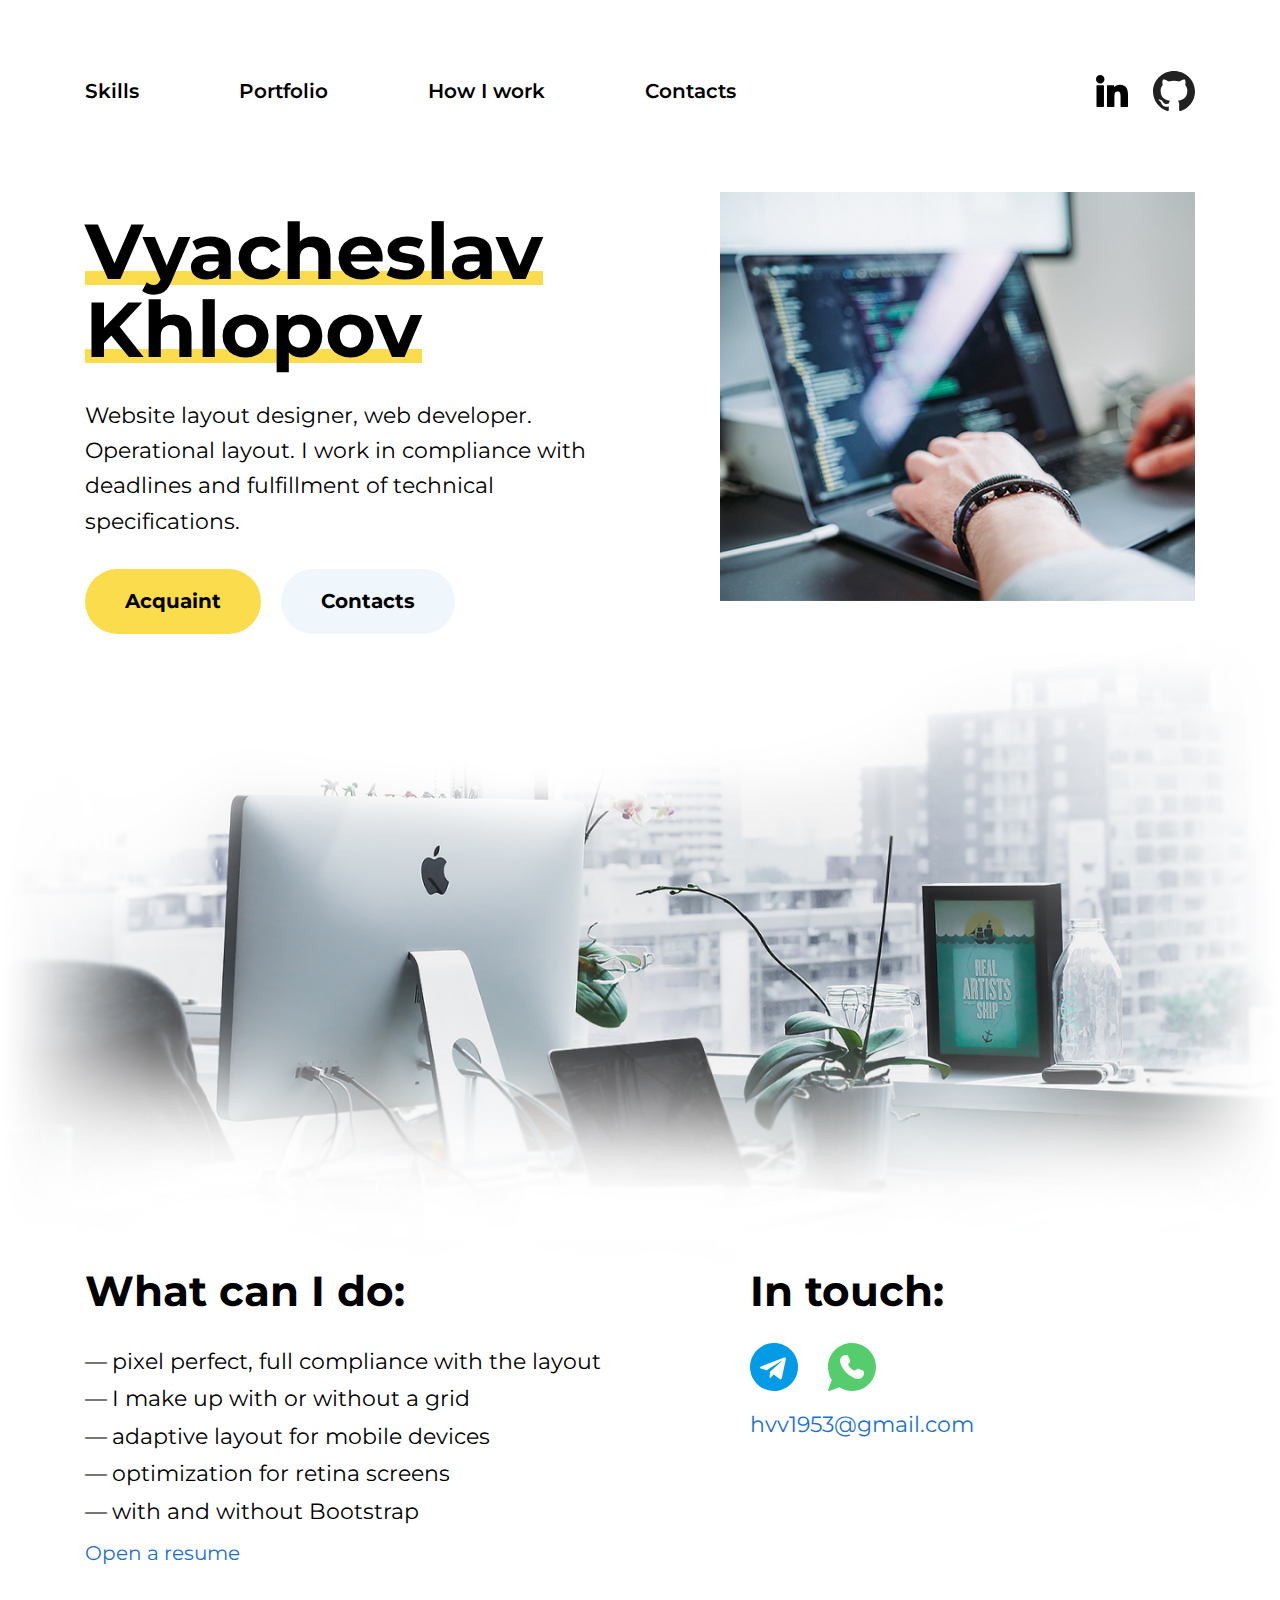
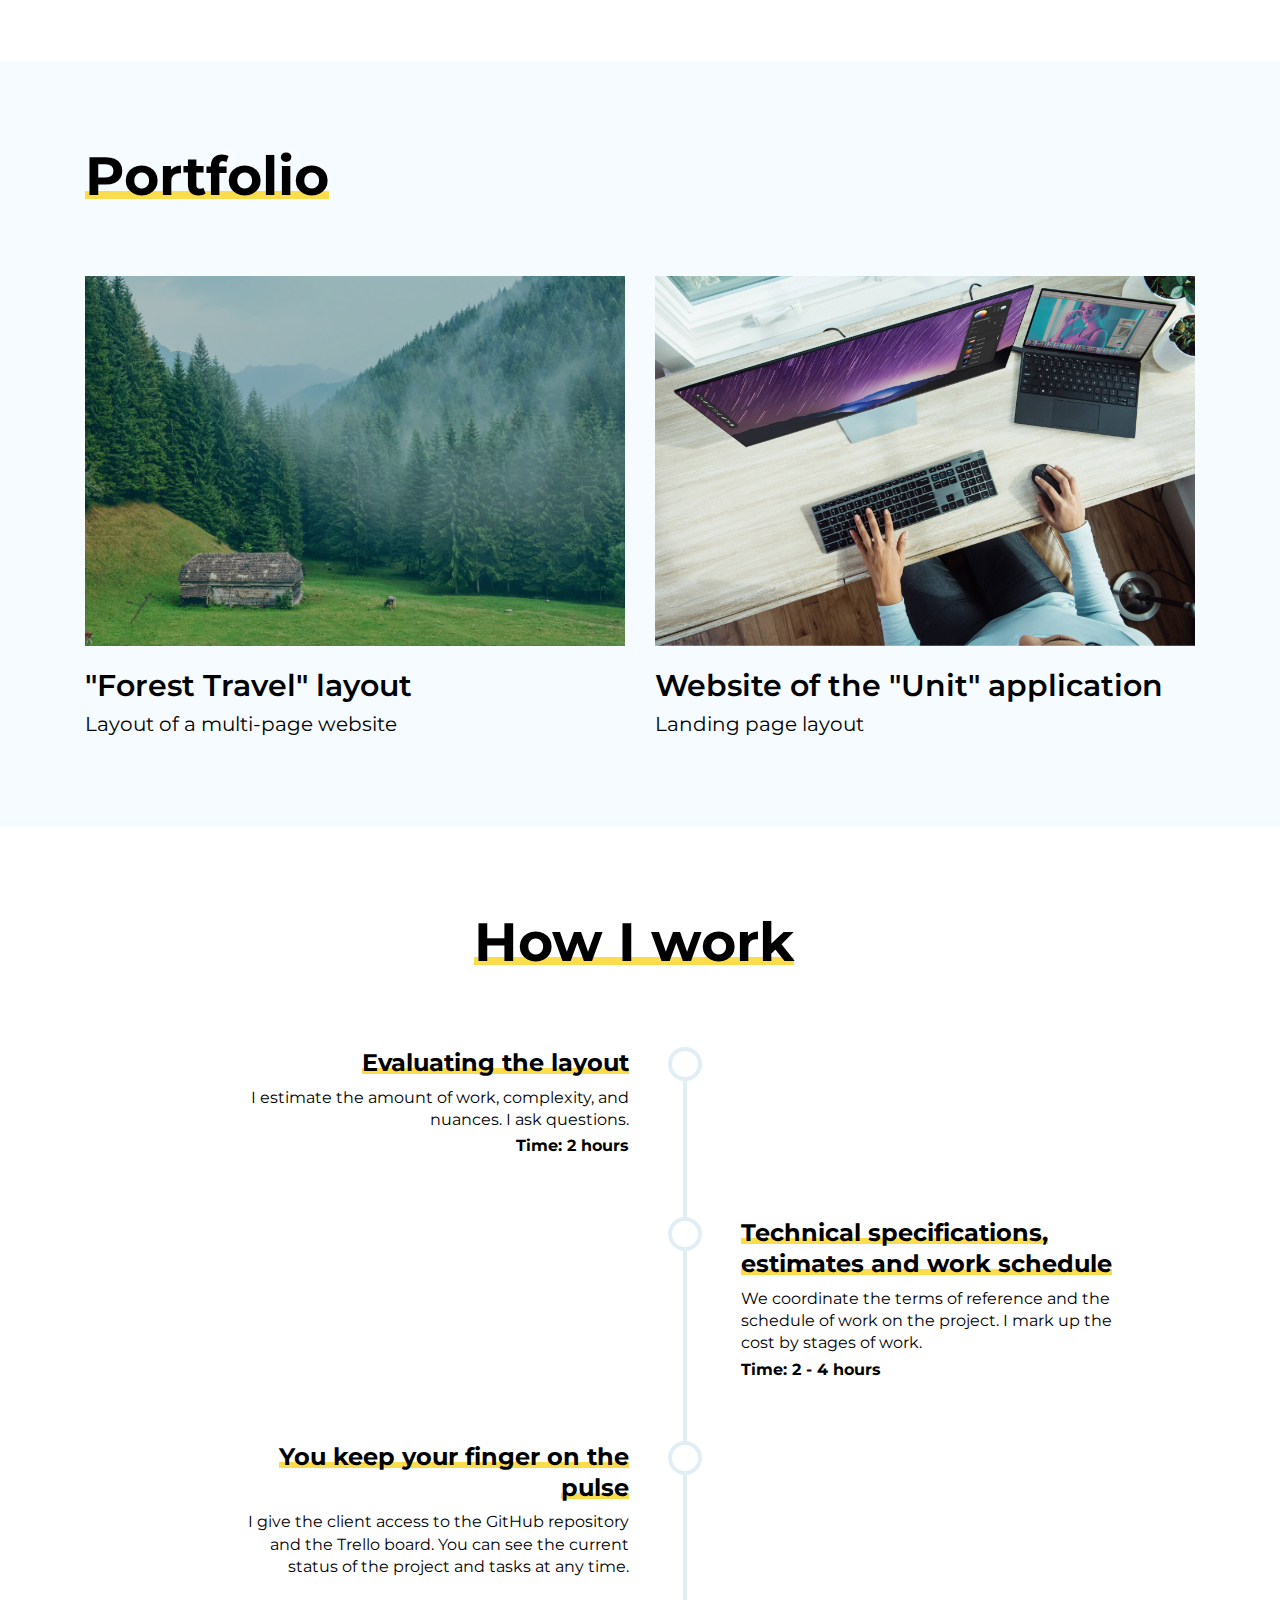
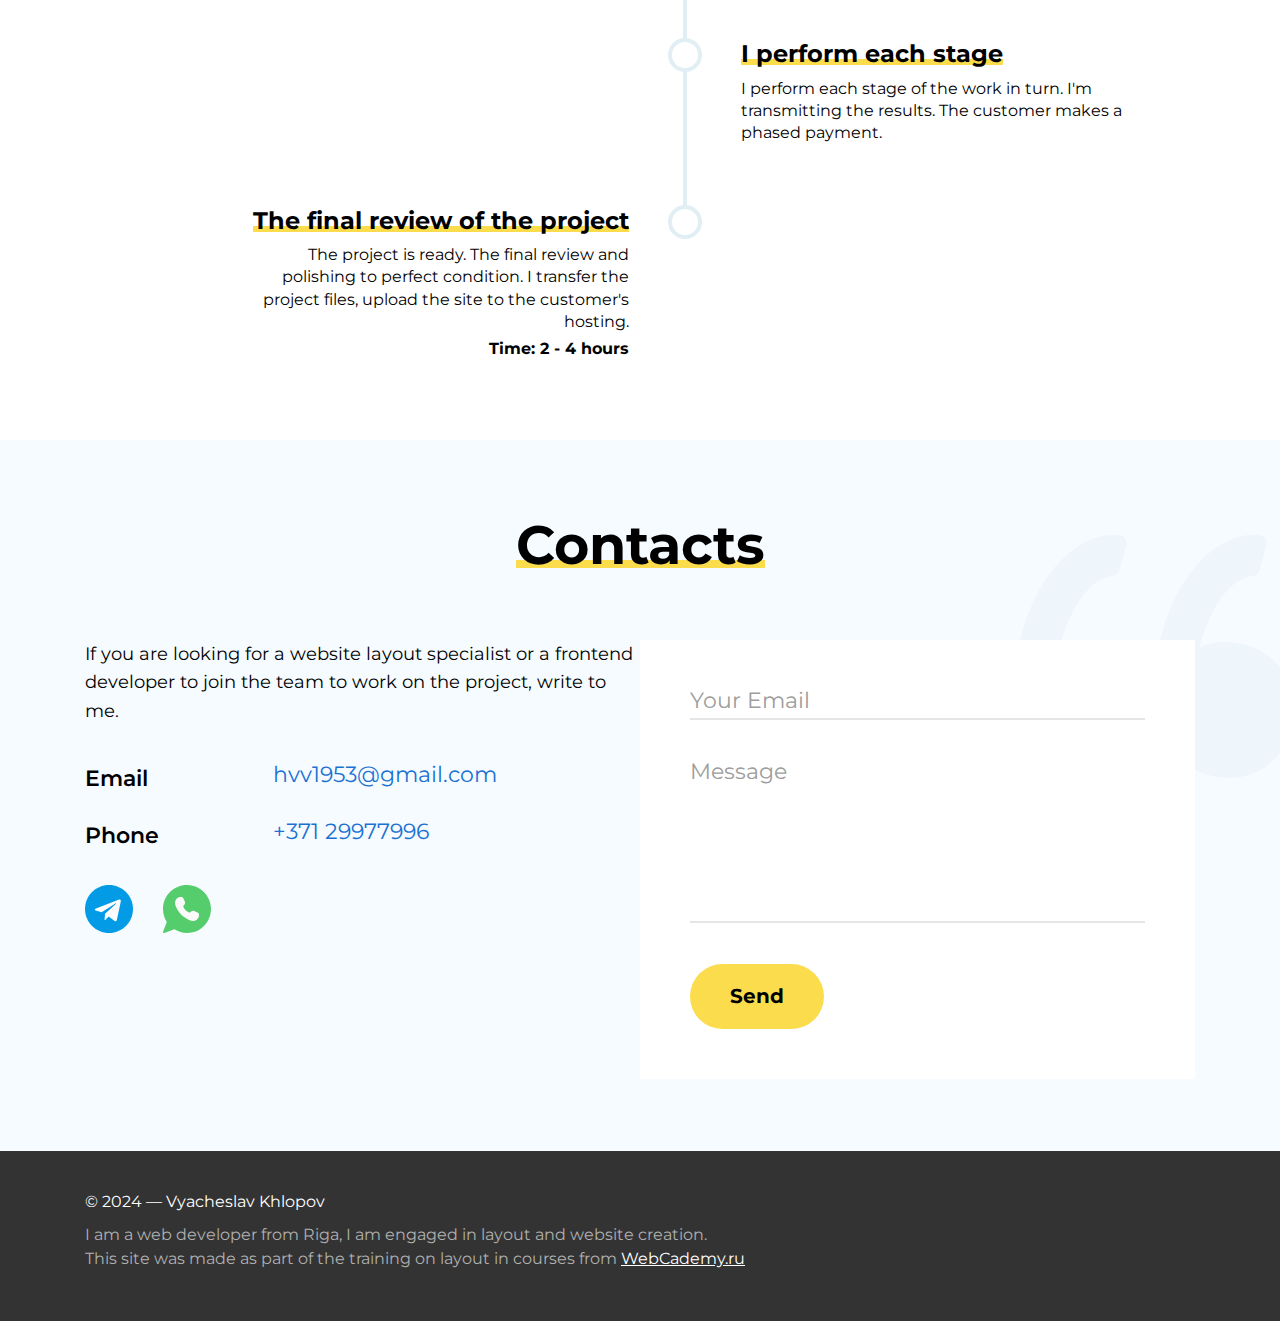
<file: index.html>
<!DOCTYPE html>
<html lang="ru">
	<head>
		<!-- encoding -->
		<meta charset="UTF-8" >
		<!-- Mobile support -->
		<meta name="viewport" content="width=device-width, initial-scale=1.0" >

		<!-- Title and SEO -->
		<title>PORTFOLIO</title>
		<meta name="description" content="Page Description" >
		<meta name="keywords" content="keywords, phrases" >

		<!-- Styles -->
		<link rel="stylesheet" href="./css/main.css" >
		
		<link rel="preconnect" href="https://fonts.googleapis.com">
		<link rel="preconnect" href="https://fonts.gstatic.com" crossorigin>
		<link href="https://fonts.googleapis.com/css2?family=Montserrat:wght@400;600;700&display=swap" rel="stylesheet">

		<!-- <link rel="preconnect" href="https://fonts.googleapis.com">
		<link rel="preconnect" href="https://fonts.gstatic.com" crossorigin>
		<link href="https://fonts.googleapis.com/css2?family=Montserrat:wght@400;600;700&display=swap" rel="stylesheet"> -->

		<!-- Open Graph -->
		<!-- <meta property="og:url" content="https://webcademy.ru/" /> -->
		<meta property="og:type" content="website" >
		<meta property="og:title" content="Forest Travel Travel Agency" >
		<meta property="og:description" content="Hiking in the wild" >
		<meta property="og:image" content="./img/opengraph.jpg">

		<!-- Favicons -->
		<link rel="apple-touch-icon" sizes="180x180" href="./img/favicon/apple-touch-icon.png">
		<link rel="icon" type="image/png" sizes="32x32" href="./img/favicon/favicon-32x32.png">
		<link rel="icon" type="image/png" sizes="16x16" href="./img/favicon/favicon-16x16.png">
		<link rel="manifest" href="./img/favicon/site.webmanifest">
		<link rel="mask-icon" href="./img/favicon/safari-pinned-tab.svg" color="#1a60cf">
		<link rel="shortcut icon" href="./img/favicon/favicon.ico">
		<meta name="msapplication-TileColor" content="#00aba9">
		<meta name="msapplication-config" content="./img/favicon/browserconfig.xml">
		<meta name="theme-color" content="#ffffff">
	</head>
	<body>
		<!-- Header-top -->
		<header class="header-top">
			<div class="container">
				<nav class="header-nav">
					<!-- Mobile logo-->
					<div class="header-logo">HTML Coder</div>
										
					<!--Header-top Menu -->
					<div class="header-top-menu" id="header-menu">
						<div class="header-top-menu__content">
							<ul class="header-nav-menu">
								<li class="header-nav-item"><a href="#skills">Skills</a></li>
								<li class="header-nav-item"><a href="#portfolio">Portfolio</a></li>
								<li class="header-nav-item"><a href="#worktime">How I work</a></li>
								<li class="header-nav-item"><a href="#contacts">Contacts</a></li>					
							</ul>
							<!-- <div class="header-top-menu__contacts">
								<div class="icon-social">
									<a href="#"><img src="./img/icons/telegram.svg" alt="telegram"></a> -->
									<!-- <a href="#"><img src="./img/icons/vk.svg" alt="vk"></a> -->
									<!-- <a href="#"><img src="./img/icons/facebook.svg" alt="facebook"></a> -->
									<!-- <a href="#"><img src="./img/icons/instagram.svg" alt="instagram"></a> -->
									<!-- <a href="#"><img src="./img/icons/whatsapp.svg" alt="whatsapp.svg"></a>
								</div>
								<a class="link-to" href="mailto:">slv53@mail.ru</a>
							</div> -->
						</div>						
					</div>					
					<div class="header-nav-link">
						<a href="https://linkedin.com/in/vyacheslav-khlopov"><img src="./img/icons/linkedin.svg" alt="linkedin"></a>
						<a href="https://github.com/SlavaKhl"><img src="./img/icons/github.svg" alt="github"></a>
					</div>
					<!-- Mobile icon menu-->
					<div class="nav-icon">
						<div class="nav-icon__middle"></div>
					</div>
				</nav>
			</div>				
		</header>
		<!-- // Header-top -->

		<!-- Header -->
		<section class="header">
			<div class="container">
				<div class="header-content">
					<div class="header-content-left">
						<div class="header-descr">
							<h1 class="h1 grad-border">Vyacheslav Khlopov</h1>							
						</div>
						<p class="header-text">Website layout designer, web developer. Operational layout. I work in compliance with deadlines and fulfillment of technical specifications.</p>
						<div class="header-buttons">
							<a href="#portfolio"><div class="button">Acquaint</div></a>
							<a href="#contacts"><div class="button button--alter">Contacts</div></a>							
						</div>
					</div>					
					<div class="header-content-right">
						<div class="header-image">
							<img src="./img/header/header-1.jpg" alt="">
						</div>
						<!-- For mobile version-->
						<p class="header-text-mobile">Website layout designer, web developer. Operational layout. I work in compliance with deadlines and fulfillment of technical specifications.</p>				
					</div>
					
				</div>				
			</div>
		</section>
		<!-- // Header -->
		<!-- Bunner -->
		<div class="banner">
			<img src="./img/header/header-2.png" alt="">
		</div>
		<!-- // Bunner -->
		<!-- Skills -->
		<section class="skills" id="skills">
			<div class="container">
				<div class="skills-content">
					<div class="skills-content-left">
						<div class="header-descr-skills">
							<h3 class="h3">What can I do:</h3>
						</div>
						<div class="skills-text">
							<ul class="skills-text-list">
								<li>pixel perfect, full compliance with the layout</li>
								<li>I make up with or without a grid</li>
								<li>adaptive layout for mobile devices</li>
								<li>optimization for retina screens</li>
								<li>with and without Bootstrap</li>
							</ul>
						</div>
						<div class="cv">
							<a href="./VyacheslavKhlopov.pdf">Open a resume</a>
						</div>
					</div>					
					<div class="skills-content-right">
						<div class="header-descr-skills">
							<h3 class="h3">In touch:</h3>
						</div>
						<div class="icon-social">
							<a href="https://t.me/VyacheslavKhl"><img src="./img/icons/telegram.svg" alt="telegram"></a>
							<!-- <a href="#"><img src="./img/icons/vk.svg" alt="vk"></a> -->
							<!-- <a href="#"><img src="./img/icons/facebook.svg" alt="facebook"></a> -->
							<!-- <a href="#"><img src="./img/icons/instagram.svg" alt="instagram"></a> -->
							<a href="https://wa.me/37129977996"><img src="./img/icons/whatsapp.svg" alt="whatsapp.svg"></a>
						</div>
						<!-- <div class="icon-social-small">
							<a href="#"><img src="./img/icons/telegram-small.svg" alt="telegram"></a>
							<a href="#"><img src="./img/icons/vk-small.svg" alt="vk"></a>
							<a href="#"><img src="./img/icons/facebook-small.svg" alt="facebook"></a>
							<a href="#"><img src="./img/icons/instagram-small.svg" alt="instagram"></a>
							<a href="#"><img src="./img/icons/whatsapp-small.svg" alt="whatsapp.svg"></a>
						</div> -->
						<a class="link-to" href="mailto:">hvv1953@gmail.com</a>						
					</div>
				</div>
			</div>
		</section>
		<!-- // Skills -->
		<!-- Portfolio -->
		<section class="portfolio" id="portfolio">
			<div class="container">
				<div class="portfolio-header">
					<h2 class="h2 grad-border">Portfolio</h2>
				</div>
				<div class="mix-block">
					<!-- <div class="mix-block__btn">
						<button type="button" data-filter = "all">Все</button>
						<button type="button" data-filter = ".html">HTML</button>
						<button type="button" data-filter = ".wp">WORDPRESS</button>
						
					</div> -->
					<div class="portfolio-card" id="mix-cards">

						<a class="card mix html" href="https://slavakhl.github.io/ForestTravel/" target="_blank">
							<div class="card-forimg">
								<img class="card-img" src="./img/portfolio/header-bg.jpg" alt="t">
								<span>View the project</span>
							</div>							
							<div class="card-body">
								<h5 class="h5">"Forest Travel" layout</h5>
								<p class="card-description">Layout of a multi-page website</p>						   
							</div>
						</a>						
						<a class="card mix html" href="https://slavakhl.github.io/Unit-project/" target="_blank">
							<div class="card-forimg">
								<img class="card-img" src="./img/portfolio/header-1900.jpg" alt="t">
							<span>View the project</span>
							</div>							
							<div class="card-body">
								<h5 class="h5">Website of the "Unit" application</h5>
								<p class="card-description">Landing page layout</p>
							</div>
						</a>
						<a class="card mix wp none" href="https://slavakhl.github.io/Freelancer-example/" target="_blank">
							<div class="card-forimg">
								<img class="card-img" src="./img/portfolio/freelancer-examp.jpg" alt="t">
								<span>View the project</span>
							</div>							
							<div class="card-body">
								<h5 class="h5">Website example of the “Freelance portfolio”</h5>
								<p class="card-description">Layout of a multi-page website</p>
							</div>
						</a>
						<a class="card mix wp none" href="#!" target="_blank">
							<div class="card-forimg">
								<img class="card-img" src="./img/portfolio/phone.jpg" alt="t">
								<span>View the project</span>
							</div>
							<div class="card-body">
								<h5 class="h5">The layout of the “World of Cars”</h5>
								<p class="card-description">Layout of a multi-page website</p>
							</div>
						</a>
						<a class="card mix html wp none" href="#!" target="_blank">
							<div class="card-forimg">
								<img class="card-img" src="./img/portfolio/orange.jpg" alt="t">
								<span>View the project</span>
							</div>							
							<div class="card-body">
								<h5 class="h5">The layout of the “World of Cars”</h5>
								<p class="card-description">Layout of a multi-page website</p>
							</div>
						</a>
					</div>
				</div>	
			</div>							
		</section>
		<!-- // Portfolio -->
		<!-- Worktime -->
		<section class="worktime" id="worktime">
			<div class="container">
				<div class="section-title">
					<h2 class="h2 grad-border">How I work</h2>
				</div>
				<div class="worktime-wrapper">
					<div class="worktime-item">
						<div class="worktime-time__title">
							<h5 class="h5 grad-border">Evaluating the layout</h5>
						</div>
						<p>I estimate the amount of work, complexity, and nuances. I ask questions.</p>
						<span>Time: 2 hours</span>
					</div>
					<div class="worktime-item">
						<div class="worktime-time__title">
							<h5 class="h5 grad-border">Technical specifications, estimates and work schedule</h5>
							<!-- <h5 class="h5 grad-border mob">ТЗ, смета и график<br> работ</h5> -->
						</div>
						<p>We coordinate the terms of reference and the schedule of work on the project. I mark up the cost by stages of work.</p><span>Time: 2 - 4 hours</span>
					</div>
					<div class="worktime-item">
						<div class="worktime-time__title">
							<h5 class="h5 grad-border">You keep your finger on the pulse</h5>
						</div>
						<p>I give the client access to the GitHub repository and the Trello board. You can see the current status of the project and tasks at any time.</p>
					</div>
					<div class="worktime-item">
						<div class="worktime-time__title">
							<h5 class="h5 grad-border">I perform each stage</h5>
						</div>
						<p>I perform each stage of the work in turn. I'm transmitting the results. The customer makes a phased payment.</p>
					</div>
					<div class="worktime-item">
						<div class="worktime-time__title">
							<h5 class="h5 grad-border">The final review of the project</h5>
						</div>
						<p>The project is ready. The final review and polishing to perfect condition. I transfer the project files, upload the site to the customer's hosting.</p><span>Time: 2 - 4 hours</span>
					</div>								
				</div>
			</div>
		</section>
		<!-- // Worktime -->		
		<!-- Contacts -->
		<section class="contacts" id="contacts">
			<div class="container">
				<div class="contacts-title">
					<h2 class="h2 grad-border">Contacts</h2>
				</div>
				<div class="contacts-total">
					<div class="contacts-wrapper">
						<div class="contacts-content-left">
							<ul class="contacts-list">
								<li class="contacts-list-item"><span>Email</span><a class="link-to" href="mailto:">hvv1953@gmail.com</a></li>
								<li class="contacts-list-item"><span>Phone</span><a class="link-to" href="tel:+">+371 29977996</a></li>
							</ul>				
							<div class="icon-social">
								<a href="https://t.me/VyacheslavKhl"><img src="./img/icons/telegram.svg" alt="telegram"></a>
								<!-- <a href="#"><img src="./img/icons/vk.svg" alt="vk"></a> -->
								<!-- <a href="#"><img src="./img/icons/facebook.svg" alt="facebook"></a> -->
								<!-- <a href="#"><img src="./img/icons/instagram.svg" alt="instagram"></a> -->
								<a href="https://wa.me/37129977996"><img src="./img/icons/whatsapp.svg" alt="whatsapp.svg"></a>
							</div>
							<!-- <div class="icon-social-small">
								<a href="#"><img src="./img/icons/telegram-small.svg" alt="telegram"></a>
								<a href="#"><img src="./img/icons/vk-small.svg" alt="vk"></a>
								<a href="#"><img src="./img/icons/facebook-small.svg" alt="facebook"></a>
								<a href="#"><img src="./img/icons/instagram-small.svg" alt="instagram"></a>
								<a href="#"><img src="./img/icons/whatsapp-small.svg" alt="whatsapp.svg"></a>
							</div> -->
						</div>
						<div class="contacts-content-right">
							<p class="contacts-text">If you are looking for a website layout specialist or a frontend developer to join the team to work on the project, write to me.
							</p>
							<!-- <img  class="contacts-bg" src="./img/contacts/contacts-icon.png" alt=""> -->
						</div>
					</div>
				<!-- Form -->
					<div class="form">
						<div class="form-img">
							<img  class="contacts-bg" src="./img/contacts/contacts-icon.png" alt="">
						</div>					
						<form class="contact-form" action="#">
							<div class="form-item">
								<span class="form-item__placeholder">Your Email</span>
								<input class="form-item__form-field" type="email" name="email" id="#">
							</div>
							<div class="form-item">
								<span class="form-item__placeholder">Message</span>
								<textarea class="form-item__form-field" name="message"></textarea>
							</div>
							<div class="form-item">
								<input class="form-item__btn" type="submit" value="Send">
							</div>
						</form>
						<div id="answer"></div>
					</div>
				</div>
			</div>
		</section>	
		<!-- // Contacts -->
		<!-- Footer -->
		<footer class="footer">
			<div class="container">
				<p class="copy-right">&#169; 2024 — Vyacheslav Khlopov</p>
				<p class="footer-text">I am a web developer from Riga, I am engaged in layout and website creation.</p>
				<p class="footer-text">This site was made as part of the training on layout in courses from <a href="https://webcademy.ru" target="_blank">WebCademy.ru</a></p>
			</div>			
		</footer>
		<!-- Lib jQuery-->
		<script src="./libs/jquery/jquery-3.0.0.min.js"></script>
		<script src="./libs/jquery/jquery.validate.min.js"></script>

		<!-- Mixitup-->
		<script src="./libs/mixitup/mixitup.min.js"></script>
		<!-- Javascript -->
		<script src="./js/main.js"></script>	
	</body>
</html>
</file>
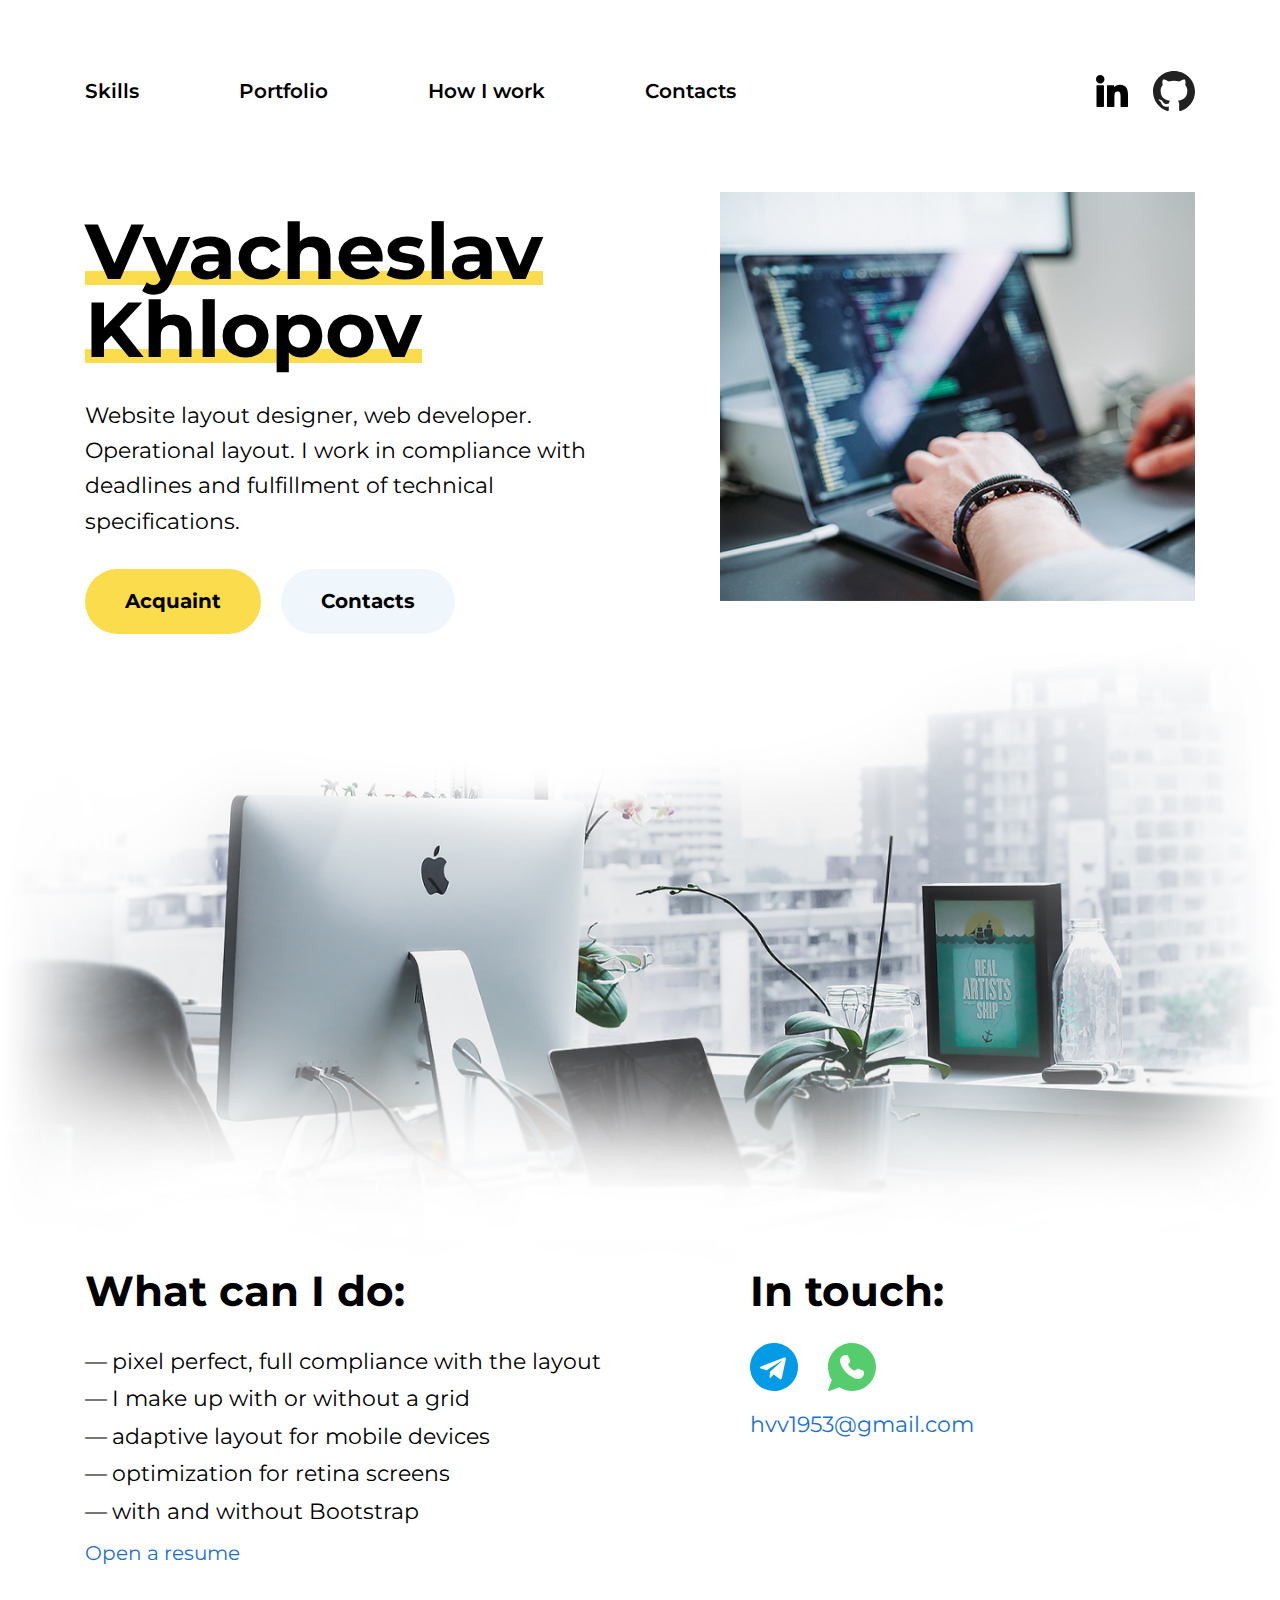
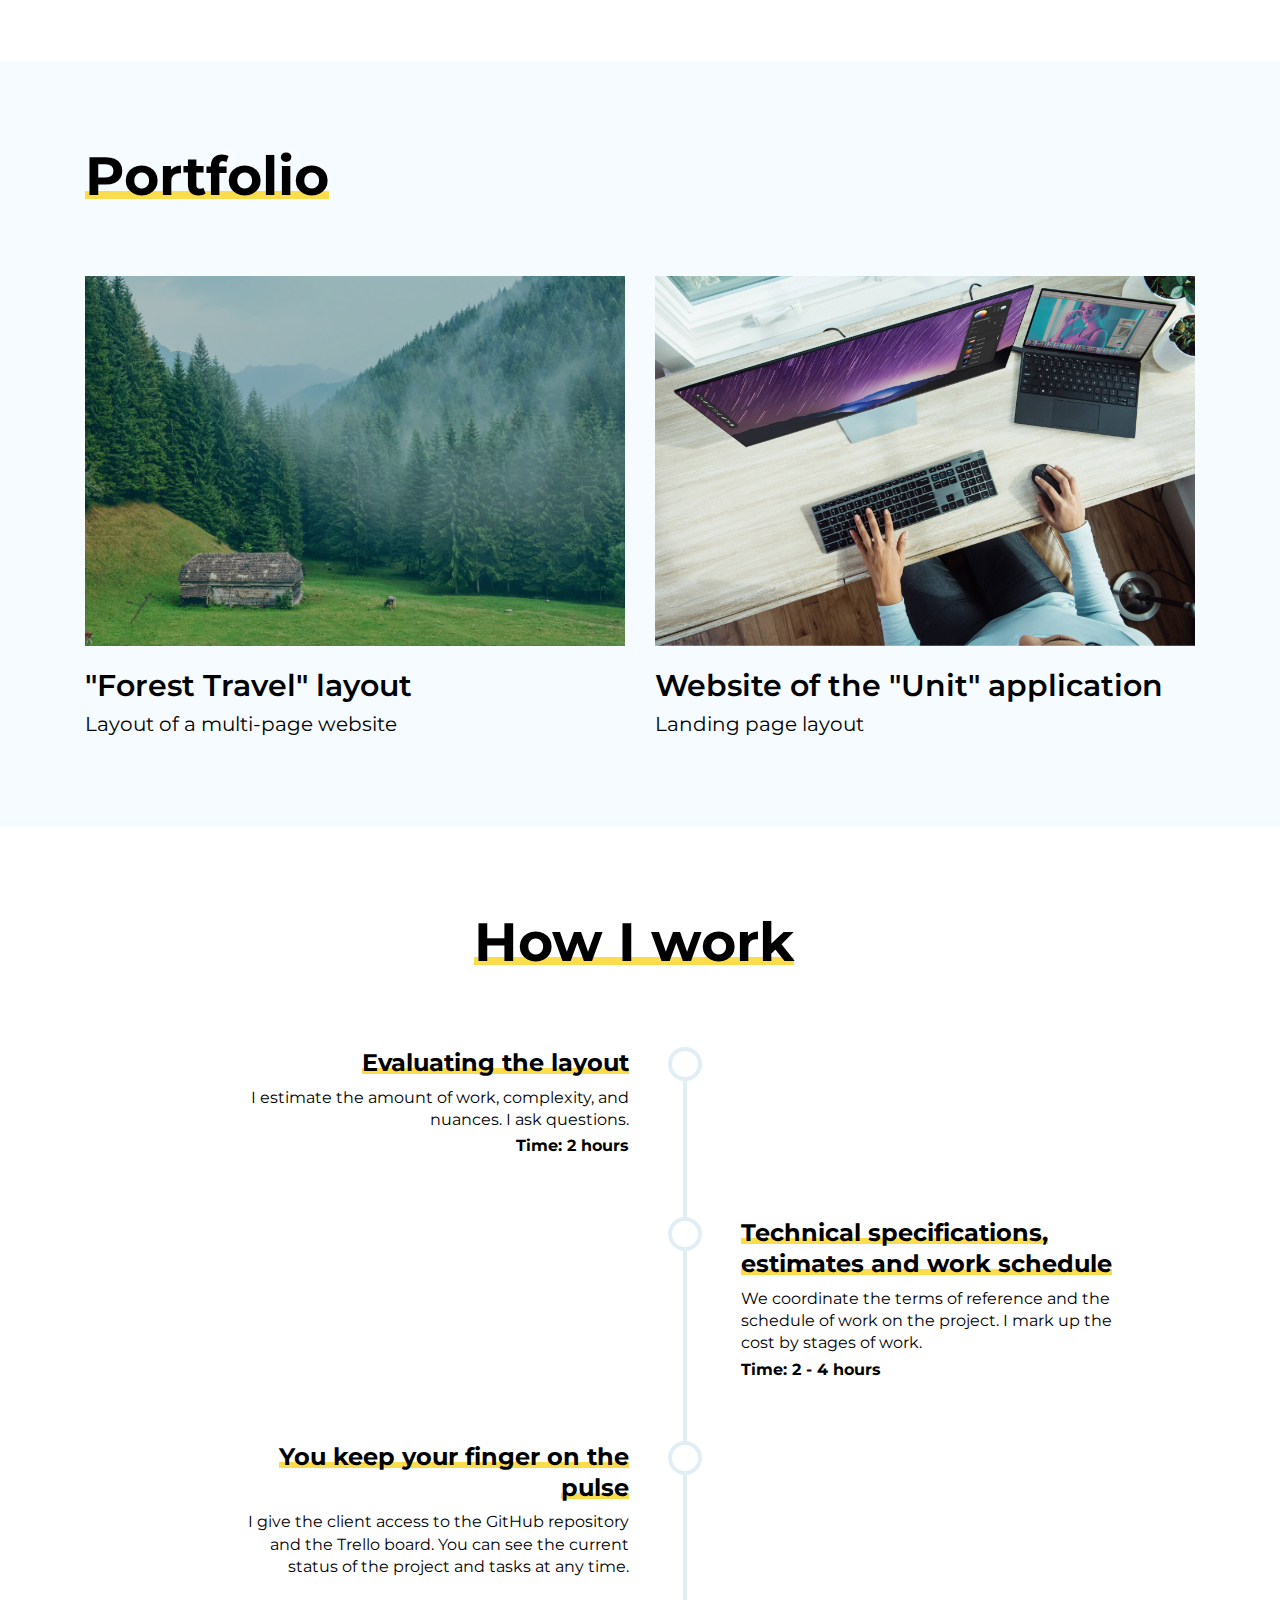
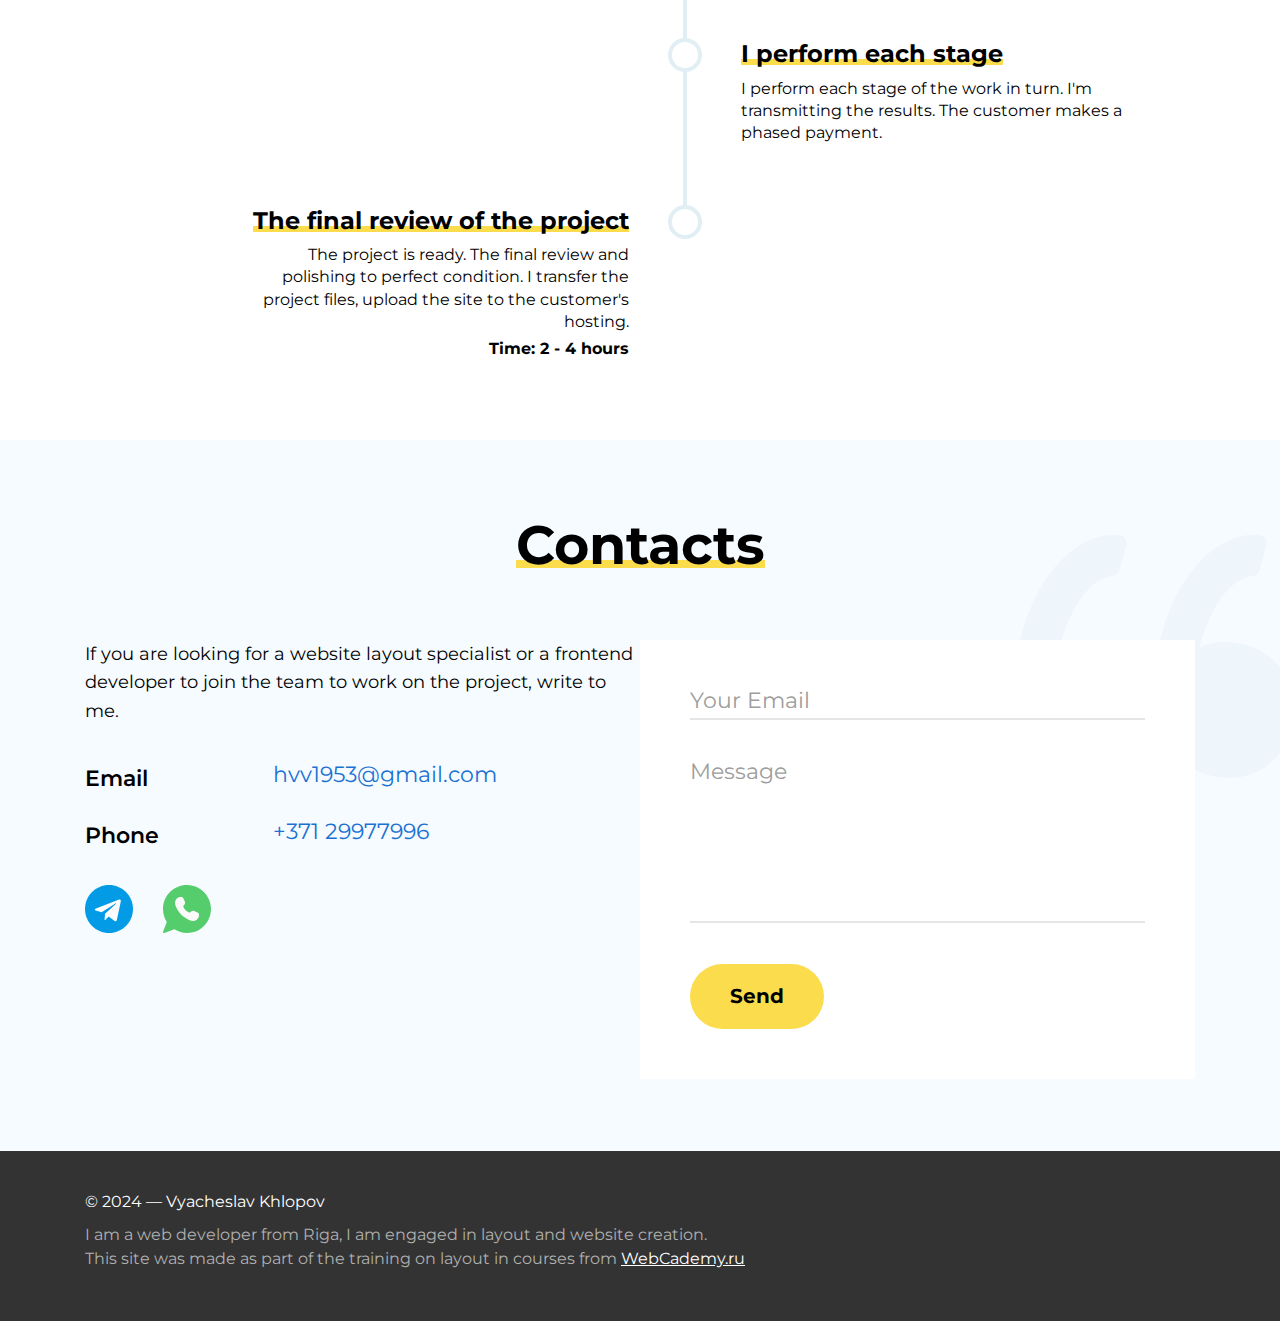
<file: docs/index.html>
<!DOCTYPE html>
<html lang="ru">
	<head>
		<!-- encoding -->
		<meta charset="UTF-8" >
		<!-- Mobile support -->
		<meta name="viewport" content="width=device-width, initial-scale=1.0" >

		<!-- Title and SEO -->
		<title>PORTFOLIO</title>
		<meta name="description" content="Page Description" >
		<meta name="keywords" content="keywords, phrases" >

		<!-- Styles -->
		<link rel="stylesheet" href="./css/main.css" >
		
		<link rel="preconnect" href="https://fonts.googleapis.com">
		<link rel="preconnect" href="https://fonts.gstatic.com" crossorigin>
		<link href="https://fonts.googleapis.com/css2?family=Montserrat:wght@400;600;700&display=swap" rel="stylesheet">

		<!-- <link rel="preconnect" href="https://fonts.googleapis.com">
		<link rel="preconnect" href="https://fonts.gstatic.com" crossorigin>
		<link href="https://fonts.googleapis.com/css2?family=Montserrat:wght@400;600;700&display=swap" rel="stylesheet"> -->

		<!-- Open Graph -->
		<!-- <meta property="og:url" content="https://webcademy.ru/" /> -->
		<meta property="og:type" content="website" >
		<meta property="og:title" content="Forest Travel Travel Agency" >
		<meta property="og:description" content="Hiking in the wild" >
		<meta property="og:image" content="./img/opengraph.jpg">

		<!-- Favicons -->
		<link rel="apple-touch-icon" sizes="180x180" href="./img/favicon/apple-touch-icon.png">
		<link rel="icon" type="image/png" sizes="32x32" href="./img/favicon/favicon-32x32.png">
		<link rel="icon" type="image/png" sizes="16x16" href="./img/favicon/favicon-16x16.png">
		<link rel="manifest" href="./img/favicon/site.webmanifest">
		<link rel="mask-icon" href="./img/favicon/safari-pinned-tab.svg" color="#1a60cf">
		<link rel="shortcut icon" href="./img/favicon/favicon.ico">
		<meta name="msapplication-TileColor" content="#00aba9">
		<meta name="msapplication-config" content="./img/favicon/browserconfig.xml">
		<meta name="theme-color" content="#ffffff">
	</head>
	<body>
		<!-- Header-top -->
		<header class="header-top">
			<div class="container">
				<nav class="header-nav">
					<!-- Mobile logo-->
					<div class="header-logo">HTML Coder</div>
										
					<!--Header-top Menu -->
					<div class="header-top-menu" id="header-menu">
						<div class="header-top-menu__content">
							<ul class="header-nav-menu">
								<li class="header-nav-item"><a href="#skills">Skills</a></li>
								<li class="header-nav-item"><a href="#portfolio">Portfolio</a></li>
								<li class="header-nav-item"><a href="#worktime">How I work</a></li>
								<li class="header-nav-item"><a href="#contacts">Contacts</a></li>					
							</ul>
							<!-- <div class="header-top-menu__contacts">
								<div class="icon-social">
									<a href="#"><img src="./img/icons/telegram.svg" alt="telegram"></a> -->
									<!-- <a href="#"><img src="./img/icons/vk.svg" alt="vk"></a> -->
									<!-- <a href="#"><img src="./img/icons/facebook.svg" alt="facebook"></a> -->
									<!-- <a href="#"><img src="./img/icons/instagram.svg" alt="instagram"></a> -->
									<!-- <a href="#"><img src="./img/icons/whatsapp.svg" alt="whatsapp.svg"></a>
								</div>
								<a class="link-to" href="mailto:">slv53@mail.ru</a>
							</div> -->
						</div>						
					</div>					
					<div class="header-nav-link">
						<a href="https://linkedin.com/in/vyacheslav-khlopov"><img src="./img/icons/linkedin.svg" alt="linkedin"></a>
						<a href="https://github.com/SlavaKhl"><img src="./img/icons/github.svg" alt="github"></a>
					</div>
					<!-- Mobile icon menu-->
					<div class="nav-icon">
						<div class="nav-icon__middle"></div>
					</div>
				</nav>
			</div>				
		</header>
		<!-- // Header-top -->

		<!-- Header -->
		<section class="header">
			<div class="container">
				<div class="header-content">
					<div class="header-content-left">
						<div class="header-descr">
							<h1 class="h1 grad-border">Vyacheslav Khlopov</h1>							
						</div>
						<p class="header-text">Website layout designer, web developer. Operational layout. I work in compliance with deadlines and fulfillment of technical specifications.</p>
						<div class="header-buttons">
							<a href="#portfolio"><div class="button">Acquaint</div></a>
							<a href="#contacts"><div class="button button--alter">Contacts</div></a>							
						</div>
					</div>					
					<div class="header-content-right">
						<div class="header-image">
							<img src="./img/header/header-1.jpg" alt="">
						</div>
						<!-- For mobile version-->
						<p class="header-text-mobile">Website layout designer, web developer. Operational layout. I work in compliance with deadlines and fulfillment of technical specifications.</p>				
					</div>
					
				</div>				
			</div>
		</section>
		<!-- // Header -->
		<!-- Bunner -->
		<div class="banner">
			<img src="./img/header/header-2.png" alt="">
		</div>
		<!-- // Bunner -->
		<!-- Skills -->
		<section class="skills" id="skills">
			<div class="container">
				<div class="skills-content">
					<div class="skills-content-left">
						<div class="header-descr-skills">
							<h3 class="h3">What can I do:</h3>
						</div>
						<div class="skills-text">
							<ul class="skills-text-list">
								<li>pixel perfect, full compliance with the layout</li>
								<li>I make up with or without a grid</li>
								<li>adaptive layout for mobile devices</li>
								<li>optimization for retina screens</li>
								<li>with and without Bootstrap</li>
							</ul>
						</div>
						<div class="cv">
							<a href="./VyacheslavKhlopov.pdf">Open a resume</a>
						</div>
					</div>					
					<div class="skills-content-right">
						<div class="header-descr-skills">
							<h3 class="h3">In touch:</h3>
						</div>
						<div class="icon-social">
							<a href="https://t.me/VyacheslavKhl"><img src="./img/icons/telegram.svg" alt="telegram"></a>
							<!-- <a href="#"><img src="./img/icons/vk.svg" alt="vk"></a> -->
							<!-- <a href="#"><img src="./img/icons/facebook.svg" alt="facebook"></a> -->
							<!-- <a href="#"><img src="./img/icons/instagram.svg" alt="instagram"></a> -->
							<a href="https://wa.me/37129977996"><img src="./img/icons/whatsapp.svg" alt="whatsapp.svg"></a>
						</div>
						<!-- <div class="icon-social-small">
							<a href="#"><img src="./img/icons/telegram-small.svg" alt="telegram"></a>
							<a href="#"><img src="./img/icons/vk-small.svg" alt="vk"></a>
							<a href="#"><img src="./img/icons/facebook-small.svg" alt="facebook"></a>
							<a href="#"><img src="./img/icons/instagram-small.svg" alt="instagram"></a>
							<a href="#"><img src="./img/icons/whatsapp-small.svg" alt="whatsapp.svg"></a>
						</div> -->
						<a class="link-to" href="mailto:">hvv1953@gmail.com</a>						
					</div>
				</div>
			</div>
		</section>
		<!-- // Skills -->
		<!-- Portfolio -->
		<section class="portfolio" id="portfolio">
			<div class="container">
				<div class="portfolio-header">
					<h2 class="h2 grad-border">Portfolio</h2>
				</div>
				<div class="mix-block">
					<!-- <div class="mix-block__btn">
						<button type="button" data-filter = "all">Все</button>
						<button type="button" data-filter = ".html">HTML</button>
						<button type="button" data-filter = ".wp">WORDPRESS</button>
						
					</div> -->
					<div class="portfolio-card" id="mix-cards">

						<a class="card mix html" href="https://vyachesla1.tw1.ru/forest-travel-scss/" target="_blank">
							<div class="card-forimg">
								<img class="card-img" src="./img/portfolio/header-bg.jpg" alt="t">
								<span>View the project</span>
							</div>							
							<div class="card-body">
								<h5 class="h5">"Forest Travel" layout</h5>
								<p class="card-description">Layout of a multi-page website</p>						   
							</div>
						</a>						
						<a class="card mix html" href="https://vyachesla1.tw1.ru/unit/" target="_blank">
							<div class="card-forimg">
								<img class="card-img" src="./img/portfolio/header-1900.jpg" alt="t">
							<span>View the project</span>
							</div>							
							<div class="card-body">
								<h5 class="h5">Website of the "Unit" application</h5>
								<p class="card-description">Landing page layout</p>
							</div>
						</a>
						<a class="card mix wp none" href="#!" target="_blank">
							<div class="card-forimg">
								<img class="card-img" src="./img/portfolio/caps.jpg" alt="t">
								<span>View the project</span>
							</div>							
							<div class="card-body">
								<h5 class="h5">The layout of the “World of Cars”</h5>
								<p class="card-description">Layout of a multi-page website</p>
							</div>
						</a>
						<a class="card mix wp none" href="#!" target="_blank">
							<div class="card-forimg">
								<img class="card-img" src="./img/portfolio/phone.jpg" alt="t">
								<span>View the project</span>
							</div>
							<div class="card-body">
								<h5 class="h5">The layout of the “World of Cars”</h5>
								<p class="card-description">Layout of a multi-page website</p>
							</div>
						</a>
						<a class="card mix html wp none" href="#!" target="_blank">
							<div class="card-forimg">
								<img class="card-img" src="./img/portfolio/orange.jpg" alt="t">
								<span>View the project</span>
							</div>							
							<div class="card-body">
								<h5 class="h5">The layout of the “World of Cars”</h5>
								<p class="card-description">Layout of a multi-page website</p>
							</div>
						</a>
					</div>
				</div>	
			</div>							
		</section>
		<!-- // Portfolio -->
		<!-- Worktime -->
		<section class="worktime" id="worktime">
			<div class="container">
				<div class="section-title">
					<h2 class="h2 grad-border">How I work</h2>
				</div>
				<div class="worktime-wrapper">
					<div class="worktime-item">
						<div class="worktime-time__title">
							<h5 class="h5 grad-border">Evaluating the layout</h5>
						</div>
						<p>I estimate the amount of work, complexity, and nuances. I ask questions.</p>
						<span>Time: 2 hours</span>
					</div>
					<div class="worktime-item">
						<div class="worktime-time__title">
							<h5 class="h5 grad-border">Technical specifications, estimates and work schedule</h5>
							<!-- <h5 class="h5 grad-border mob">ТЗ, смета и график<br> работ</h5> -->
						</div>
						<p>We coordinate the terms of reference and the schedule of work on the project. I mark up the cost by stages of work.</p><span>Time: 2 - 4 hours</span>
					</div>
					<div class="worktime-item">
						<div class="worktime-time__title">
							<h5 class="h5 grad-border">You keep your finger on the pulse</h5>
						</div>
						<p>I give the client access to the GitHub repository and the Trello board. You can see the current status of the project and tasks at any time.</p>
					</div>
					<div class="worktime-item">
						<div class="worktime-time__title">
							<h5 class="h5 grad-border">I perform each stage</h5>
						</div>
						<p>I perform each stage of the work in turn. I'm transmitting the results. The customer makes a phased payment.</p>
					</div>
					<div class="worktime-item">
						<div class="worktime-time__title">
							<h5 class="h5 grad-border">The final review of the project</h5>
						</div>
						<p>The project is ready. The final review and polishing to perfect condition. I transfer the project files, upload the site to the customer's hosting.</p><span>Time: 2 - 4 hours</span>
					</div>								
				</div>
			</div>
		</section>
		<!-- // Worktime -->		
		<!-- Contacts -->
		<section class="contacts" id="contacts">
			<div class="container">
				<div class="contacts-title">
					<h2 class="h2 grad-border">Contacts</h2>
				</div>
				<div class="contacts-total">
					<div class="contacts-wrapper">
						<div class="contacts-content-left">
							<ul class="contacts-list">
								<li class="contacts-list-item"><span>Email</span><a class="link-to" href="mailto:">hvv1953@gmail.com</a></li>
								<li class="contacts-list-item"><span>Phone</span><a class="link-to" href="tel:+">+371 29977996</a></li>
							</ul>				
							<div class="icon-social">
								<a href="https://t.me/VyacheslavKhl"><img src="./img/icons/telegram.svg" alt="telegram"></a>
								<!-- <a href="#"><img src="./img/icons/vk.svg" alt="vk"></a> -->
								<!-- <a href="#"><img src="./img/icons/facebook.svg" alt="facebook"></a> -->
								<!-- <a href="#"><img src="./img/icons/instagram.svg" alt="instagram"></a> -->
								<a href="https://wa.me/37129977996"><img src="./img/icons/whatsapp.svg" alt="whatsapp.svg"></a>
							</div>
							<!-- <div class="icon-social-small">
								<a href="#"><img src="./img/icons/telegram-small.svg" alt="telegram"></a>
								<a href="#"><img src="./img/icons/vk-small.svg" alt="vk"></a>
								<a href="#"><img src="./img/icons/facebook-small.svg" alt="facebook"></a>
								<a href="#"><img src="./img/icons/instagram-small.svg" alt="instagram"></a>
								<a href="#"><img src="./img/icons/whatsapp-small.svg" alt="whatsapp.svg"></a>
							</div> -->
						</div>
						<div class="contacts-content-right">
							<p class="contacts-text">If you are looking for a website layout specialist or a frontend developer to join the team to work on the project, write to me.
							</p>
							<!-- <img  class="contacts-bg" src="./img/contacts/contacts-icon.png" alt=""> -->
						</div>
					</div>
				<!-- Form -->
					<div class="form">
						<div class="form-img">
							<img  class="contacts-bg" src="./img/contacts/contacts-icon.png" alt="">
						</div>					
						<form class="contact-form" action="#">
							<div class="form-item">
								<span class="form-item__placeholder">Your Email</span>
								<input class="form-item__form-field" type="email" name="email" id="#">
							</div>
							<div class="form-item">
								<span class="form-item__placeholder">Message</span>
								<textarea class="form-item__form-field" name="message"></textarea>
							</div>
							<div class="form-item">
								<input class="form-item__btn" type="submit" value="Send">
							</div>
						</form>
						<div id="answer"></div>
					</div>
				</div>
			</div>
		</section>	
		<!-- // Contacts -->
		<!-- Footer -->
		<footer class="footer">
			<div class="container">
				<p class="copy-right">&#169; 2024 — Vyacheslav Khlopov</p>
				<p class="footer-text">I am a web developer from Riga, I am engaged in layout and website creation.</p>
				<p class="footer-text">This site was made as part of the training on layout in courses from <a href="https://webcademy.ru" target="_blank">WebCademy.ru</a></p>
			</div>			
		</footer>
		<!-- Lib jQuery-->
		<script src="./libs/jquery/jquery-3.0.0.min.js"></script>
		<script src="./libs/jquery/jquery.validate.min.js"></script>

		<!-- Mixitup-->
		<script src="./libs/mixitup/mixitup.min.js"></script>
		<!-- Javascript -->
		<script src="./js/main.js"></script>	
	</body>
</html>
</file>
<file: css/main.css>
@charset "UTF-8";
/* Reset and base styles  */
* {
  padding: 0px;
  margin: 0px;
  border: none;
}

*,
*::before,
*::after {
  box-sizing: border-box;
}

/* Links */
a, a:visited {
  color: inherit;
  text-decoration: none;
  display: inline-block;
}

a:hover {
  color: inherit;
  text-decoration: none;
}

a:focus,
a:active {
  outline: none;
}

/* Common */
aside, nav, footer, header, section, main {
  display: block;
}

h1, h2, h3, h4, h5, h6, p {
  font-size: inherit;
  font-weight: inherit;
}

ul {
  list-style: none;
}

img, svg {
  display: block;
  max-width: 100%;
  height: auto;
}

/* Form */
input, textarea, button, select {
  font-family: inherit;
  font-size: inherit;
}

input::-ms-clear {
  display: none;
}

button, input[type="submit"] {
  display: inline-block;
  box-shadow: none;
  background-color: transparent;
  background: none;
  cursor: pointer;
}

input:focus, input:active,
button:focus, button:active {
  outline: none;
}

button::-moz-focus-inner {
  padding: 0;
  border: 0;
}

label {
  cursor: pointer;
}

legend {
  display: block;
}

html {
  min-height: 100vh;
  /* sticky footer */
  scroll-behavior: smooth;
}

body {
  min-height: 100vh;
  /* sticky footer */
  display: -webkit-box;
  display: flex;
  /* sticky footer */
  -webkit-box-orient: vertical;
  -webkit-box-direction: normal;
          flex-direction: column;
  /* sticky footer */
  font-family: 'Montserrat', sans-serif;
  color: #000;
  font-size: 20px;
  line-height: 1.3;
  text-rendering: optimizeSpeed;
  -webkit-font-smoothing: antialiased;
  -ms-text-size-adjust: 100%;
  -moz-text-size-adjust: 100%;
  -webkit-text-size-adjust: 100%;
}

.lock {
  overflow: hidden;
}

body > * {
  flex-shrink: 0;
  /* sticky footer */
}

img {
  max-width: 100%;
  height: auto;
  vertical-align: middle;
}

/* Grid styles */
.container {
  width: 1140px;
  margin-left: auto;
  margin-right: auto;
  padding-left: 15px;
  padding-right: 15px;
}
.container--fluid {
  max-width: unset;
}
.container--no-padding {
  padding: 0;
}

/* Utility */
.none {
  display: none !important;
}

.visually-hidden {
  opacity: 0;
  visibility: hidden;
  width: 0px;
  height: 0px;
  display: block;
  margin-left: -10000px;
  background: transparent;
  font-size: 0;
}

/* Sticky Footer */
.footer {
  margin-top: auto;
  /* sticky footer */
  /* Just for fun */
  text-align: center;
  background-color: #e2e2e2;
  padding: 50px 0;
}

.grad-border {
  display: inline;
  background-repeat: no-repeat;
  background-position: center bottom 14px;
  background-size: 100% 14px;
  background-image: linear-gradient(to right, #FBDC4D, #FBDC4D);
}
@media (max-width: 1139px) {
  .grad-border {
    background-position: center bottom 10px;
    background-size: 100% 10px;
  }
}
@media (max-width: 899px) {
  .grad-border {
    background-position: center bottom 7px;
    background-size: 100% 8px;
  }
}
@media (max-width: 767px) {
  .grad-border {
    background-position: center bottom 5px;
  }
}

.h4 {
  color: #000;
  font-size: 30px;
  font-weight: 600;
  line-height: 1.3;
}

.h5 {
  color: #000;
  font-size: 24px;
  font-weight: 600;
  line-height: 1.3;
}
@media (max-width: 1139px) {
  .h5 {
    font-size: 18px;
  }
}

.h2.grad-border {
  background-position: center bottom 10px;
  background-size: 100% 8px;
}
@media (max-width: 1139px) {
  .h2.grad-border {
    background-position: center bottom 8px;
  }
}
@media (max-width: 899px) {
  .h2.grad-border {
    background-position: center bottom 5px;
  }
}

.h5.grad-border {
  background-position: center bottom 3px;
  background-size: 100% 6px;
}

.banner {
  margin: 0 auto;
  margin-top: -44px;
  z-index: -6;
}
@media (max-width: 1139px) {
  .banner {
    margin-top: -90px;
  }
}
@media (max-width: 899px) {
  .banner {
    margin-top: -138px;
  }
}
@media (max-width: 767px) {
  .banner {
    margin-top: -32px;
  }
}

.header-top {
  padding-top: 70px;
  padding-bottom: 80px;
}
@media (max-width: 1139px) {
  .header-top {
    padding-bottom: 55px;
  }
}
@media (max-width: 899px) {
  .header-top {
    padding-top: 30px;
    padding-bottom: 30px;
  }
}

.header-logo {
  display: none;
  font-weight: 700;
  font-size: 20px;
  text-align: right;
}
@media (max-width: 899px) {
  .header-logo {
    display: -webkit-box;
    display: flex;
  }
}

@media (max-width: 899px) {
  .header-top-menu {
    position: fixed;
    display: -webkit-box;
    display: flex;
    -webkit-box-pack: end;
            justify-content: flex-end;
    top: 0;
    bottom: 0;
    right: 0;
    width: 100%;
    background-color: rgba(37, 73, 116, 0.8);
    z-index: 10;
    -webkit-transform: translateX(100%);
            transform: translateX(100%);
    transition: 0.3s;
  }
  .header-top-menu.header-top-menu--active {
    -webkit-transform: translateX(0);
            transform: translateX(0);
    transition: 0.3s;
  }
  .header-top-menu .header-top-menu__content {
    background-color: #fff;
    padding: 30px 35px 40px 15px;
    width: 320px;
    display: -webkit-box;
    display: flex;
    -webkit-box-orient: vertical;
    -webkit-box-direction: normal;
            flex-direction: column;
    -webkit-box-pack: justify;
            justify-content: space-between;
  }
  .header-top-menu .header-top-menu__contacts {
    display: -webkit-box;
    display: flex;
    -webkit-box-orient: vertical;
    -webkit-box-direction: normal;
            flex-direction: column;
  }
}

.header-top-menu__contacts {
  display: none;
}

.header-nav {
  display: -webkit-box;
  display: flex;
  -webkit-box-pack: justify;
          justify-content: space-between;
  -webkit-box-align: center;
          align-items: center;
}

.header-nav-menu {
  display: -webkit-box;
  display: flex;
}
@media (max-width: 899px) {
  .header-nav-menu {
    -webkit-box-orient: vertical;
    -webkit-box-direction: normal;
            flex-direction: column;
    -webkit-box-align: start;
            align-items: flex-start;
    gap: 30px;
    padding-top: 30px;
    padding-left: 15px;
  }
}

.header-nav-item {
  margin-right: 100px;
  font-weight: 600;
}
@media (max-width: 1139px) {
  .header-nav-item {
    margin-right: 50px;
    font-size: 18px;
  }
}
.header-nav-item:last-child {
  margin-right: 0;
}

.header-nav-item:hover, .header-nav-item:active, .header-nav-item:focus {
  color: #ff543e;
}

.header-nav-link {
  display: -webkit-box;
  display: flex;
  -webkit-box-align: center;
          align-items: center;
}
@media (max-width: 899px) {
  .header-nav-link {
    display: none;
  }
}

.header-nav-link a {
  margin-right: 25px;
}
.header-nav-link a:last-child {
  margin-right: 0;
}

.header-nav-link a:hover, .header-nav-link a:active, .header-nav-link a:focus {
  opacity: 0.75;
}

.nav-icon {
  width: 40px;
  height: 25px;
  cursor: pointer;
}
@media (max-width: 2500px) {
  .nav-icon {
    display: none;
  }
}
@media (max-width: 899px) {
  .nav-icon {
    display: -webkit-box;
    display: flex;
    -webkit-box-pack: center;
            justify-content: center;
    -webkit-box-align: center;
            align-items: center;
    position: relative;
    z-index: 11;
  }
}

.nav-icon__middle {
  position: relative;
  width: 40px;
  height: 5px;
  background-color: #000;
}
.nav-icon__middle::before, .nav-icon__middle::after {
  content: "";
  position: absolute;
  left: 0;
  width: 40px;
  height: 5px;
  transition: top 0.2s linear 0.2s, -webkit-transform 0.2s ease-in;
  transition: transform 0.2s ease-in, top 0.2s linear 0.2s;
  transition: transform 0.2s ease-in, top 0.2s linear 0.2s, -webkit-transform 0.2s ease-in;
  background-color: #000;
}
.nav-icon__middle::before {
  top: -10px;
}
.nav-icon__middle::after {
  top: 10px;
}

/* Active state */
.nav-icon.nav-icon--active .nav-icon__middle {
  background-color: transparent;
}
.nav-icon.nav-icon--active .nav-icon__middle::before, .nav-icon.nav-icon--active .nav-icon__middle::after {
  top: 0;
  transition: top 0.2s linear, -webkit-transform 0.2s ease-in 0.2s;
  transition: top 0.2s linear, transform 0.2s ease-in 0.2s;
  transition: top 0.2s linear, transform 0.2s ease-in 0.2s, -webkit-transform 0.2s ease-in 0.2s;
}
.nav-icon.nav-icon--active .nav-icon__middle::before {
  -webkit-transform: rotate(45deg);
          transform: rotate(45deg);
}
.nav-icon.nav-icon--active .nav-icon__middle::after {
  -webkit-transform: rotate(-45deg);
          transform: rotate(-45deg);
}

.header {
  z-index: 0;
}

.header-content {
  display: -webkit-box;
  display: flex;
  -webkit-box-pack: justify;
          justify-content: space-between;
}
@media (max-width: 767px) {
  .header-content {
    display: block;
  }
}

.header-content-left {
  width: 540px;
  padding-top: 20px;
}
@media (max-width: 1139px) {
  .header-content-left {
    width: 420px;
    padding-top: 10px;
  }
}
@media (max-width: 899px) {
  .header-content-left {
    width: 355px;
    padding-top: 40px;
  }
}
@media (max-width: 767px) {
  .header-content-left {
    width: 290px;
    padding-top: 0;
  }
}

.header-descr {
  margin-bottom: 30px;
}
@media (max-width: 1139px) {
  .header-descr {
    margin-bottom: 20px;
  }
}
@media (max-width: 899px) {
  .header-descr {
    margin-bottom: 10px;
  }
}
@media (max-width: 767px) {
  .header-descr {
    margin-bottom: 20px;
  }
}

.h1 {
  font-size: 78px;
  font-weight: 700;
  line-height: 1;
}
@media (max-width: 1139px) {
  .h1 {
    font-size: 58px;
  }
}
@media (max-width: 899px) {
  .h1 {
    font-size: 42px;
  }
}
@media (max-width: 767px) {
  .h1 {
    font-size: 32px;
  }
}

.header-text {
  margin-bottom: 30px;
  width: 540px;
  font-size: 22px;
  font-weight: 400;
  line-height: 1.6;
}
@media (max-width: 1139px) {
  .header-text {
    margin-bottom: 28px;
    width: 420px;
    font-size: 18px;
  }
}
@media (max-width: 899px) {
  .header-text {
    width: 355px;
    font-size: 16px;
  }
}
@media (max-width: 767px) {
  .header-text {
    display: none;
  }
}

.header-buttons {
  display: -webkit-box;
  display: flex;
  -webkit-box-align: center;
          align-items: center;
}

@media (max-width: 2500px) {
  .header-text-mobile {
    display: none;
  }
}
@media (max-width: 767px) {
  .header-text-mobile {
    display: block;
    width: 290px;
    margin-top: 10px;
    font-size: 16px;
    font-weight: 400;
    line-height: 1.6;
  }
}

.button, input[type="submit"] {
  height: 65px;
  padding: 19px 40px;
  margin-right: 20px;
  white-space: nowrap;
  border-radius: 50px;
  background: #FBDC4D;
  font-weight: 700;
  text-align: center;
}
@media (max-width: 1139px) {
  .button, input[type="submit"] {
    height: 58px;
    padding: 16px 26px;
  }
}
@media (max-width: 899px) {
  .button, input[type="submit"] {
    display: none;
  }
}
@media (max-width: 767px) {
  .button, input[type="submit"] {
    margin-right: 0;
  }
}

.button:hover, :focus {
  background: #ffeb8d;
}

.button:active {
  background: #f5d22d;
}

.button--alter {
  margin-right: 0;
  white-space: nowrap;
  text-align: center;
  background: #EFF7FC;
}
@media (max-width: 899px) {
  .button--alter {
    display: none;
  }
}

.button--alter:hover, :focus {
  background: #d1edff;
}

.button--alter:active {
  background: #b0dcf8;
}

.header-image img {
  width: 475px;
  height: 410px;
  -o-object-fit: cover;
     object-fit: cover;
}
@media (max-width: 1139px) {
  .header-image img {
    width: 375px;
    height: 325px;
  }
}
@media (max-width: 899px) {
  .header-image img {
    width: 290px;
    height: 250px;
  }
}

.header-image {
  box-shadow: 40px 40px rgba(255, 255, 255, 0.507);
}
@media (max-width: 1139px) {
  .header-image {
    box-shadow: none;
  }
}

.skills {
  padding-bottom: 95px;
}
@media (max-width: 1139px) {
  .skills {
    padding-bottom: 41px;
  }
}
@media (max-width: 767px) {
  .skills {
    padding-bottom: 37px;
  }
}

.skills-content {
  display: -webkit-box;
  display: flex;
  gap: 30px;
}
@media (max-width: 1139px) {
  .skills-content {
    gap: 17px;
  }
}
@media (max-width: 899px) {
  .skills-content {
    gap: 11px;
  }
}
@media (max-width: 767px) {
  .skills-content {
    width: 290px;
    display: block;
  }
}

.skills-content-left {
  width: 605px;
  margin-right: 30px;
}
@media (max-width: 1139px) {
  .skills-content-left {
    width: 476px;
  }
}
@media (max-width: 899px) {
  .skills-content-left {
    width: 345px;
  }
}
@media (max-width: 767px) {
  .skills-content-left {
    width: 290px;
    margin-bottom: 25px;
  }
}

.header-descr-skills {
  margin-bottom: 24px;
}
@media (max-width: 1139px) {
  .header-descr-skills {
    margin-bottom: 17px;
  }
}
@media (max-width: 899px) {
  .header-descr-skills {
    margin-bottom: 21px;
  }
}

.h3 {
  font-size: 42px;
  font-weight: 700;
}
@media (max-width: 1139px) {
  .h3 {
    font-size: 32px;
  }
}
@media (max-width: 899px) {
  .h3 {
    font-size: 24px;
  }
}

.skills-text-list {
  font-size: 22px;
  font-weight: 400;
}
@media (max-width: 1139px) {
  .skills-text-list {
    font-size: 18px;
  }
}
@media (max-width: 899px) {
  .skills-text-list {
    font-size: 16px;
    line-height: 1.7;
  }
}

.skills-text-list li::before {
  content: "\2014";
  margin-right: 5px;
  line-height: 1.7;
}
@media (max-width: 899px) {
  .skills-text-list li::before {
    content: none;
    margin-right: 0;
  }
}

.icon-social {
  display: -webkit-box;
  display: flex;
  margin-bottom: 20px;
}

/* :not(:last-child) */
.icon-social a {
  margin-right: 30px;
}
@media (max-width: 1139px) {
  .icon-social a {
    margin-right: 20px;
  }
}
@media (max-width: 899px) {
  .icon-social a {
    width: 38px;
    height: 38px;
    margin-right: 8px;
  }
}

.icon-social a:hover {
  opacity: 0.75;
}

@media (max-width: 2500px) {
  .icon-social-small {
    display: none;
  }
}

.icon-social-small a:not(:last-child) {
  margin-right: 20px;
}

.link-to {
  white-space: nowrap;
  color: #1A71D2;
  font-size: 22px;
}
@media (max-width: 1139px) {
  .link-to {
    font-size: 18px;
  }
}
@media (max-width: 899px) {
  .link-to {
    font-size: 16px;
  }
}

.link-to:hover {
  color: #ff543e;
}

.cv {
  margin-top: 10px;
  color: #1A71D2;
}

.portfolio {
  padding-top: 80px;
  padding-bottom: 90px;
  background: linear-gradient(0deg, #F5FBFF 0%, #F5FBFF 100%), #F4F8F9;
}
@media (max-width: 1139px) {
  .portfolio {
    padding-top: 40px;
    padding-bottom: 60px;
  }
}
@media (max-width: 899px) {
  .portfolio {
    padding-top: 5px;
    padding-bottom: 40px;
  }
}

.portfolio-header {
  margin-bottom: 65px;
}
@media (max-width: 1139px) {
  .portfolio-header {
    margin-bottom: 41px;
  }
}
@media (max-width: 899px) {
  .portfolio-header {
    margin-bottom: 31px;
  }
}

.h2 {
  font-size: 54px;
  font-weight: 700;
  line-height: 1.3;
}
@media (max-width: 1139px) {
  .h2 {
    font-size: 42px;
  }
}
@media (max-width: 899px) {
  .h2 {
    font-size: 32px;
  }
}

.portfolio-card {
  display: -webkit-box;
  display: flex;
  flex-wrap: wrap;
  -webkit-box-orient: horizontal;
  -webkit-box-direction: normal;
          flex-direction: row;
  -webkit-column-gap: 30px;
          column-gap: 30px;
  row-gap: 50px;
}
@media (max-width: 1139px) {
  .portfolio-card {
    row-gap: 40px;
  }
}
@media (max-width: 899px) {
  .portfolio-card {
    row-gap: 18px;
  }
}
@media (max-width: 767px) {
  .portfolio-card {
    row-gap: 29px;
  }
}

.card {
  width: 350px;
}
@media (max-width: 1139px) {
  .card {
    width: 270px;
  }
}
@media (max-width: 899px) {
  .card {
    width: 226px;
  }
}
@media (max-width: 767px) {
  .card {
    width: 290px;
  }
}
.card .card-forimg {
  position: relative;
  overflow: hidden;
}
.card .card-forimg:before {
  content: "";
  position: absolute;
  top: 0;
  bottom: 0;
  left: 0;
  right: 0;
  z-index: 2;
  background-color: rgba(177, 217, 127, 0.5);
  -webkit-transform: translateY(100%);
          transform: translateY(100%);
  transition: 0.3s;
}
.card .card-forimg span {
  position: absolute;
  top: 50%;
  left: 50%;
  -webkit-transform: translate(-50%, -50%);
          transform: translate(-50%, -50%);
  display: inline-block;
  width: 208px;
  height: 51px;
  padding: 14px 20px;
  border-radius: 80px;
  z-index: 5;
  font-size: 18px;
  font-weight: 700;
  line-height: 1.3;
  text-align: center;
  color: white;
  background-color: #ef6857;
  opacity: 0;
}
.card:hover .card-forimg:before {
  -webkit-transform: translateY(0);
          transform: translateY(0);
}
.card:hover .card-forimg span {
  opacity: 1;
}
.card:hover .h5 {
  color: red;
}
.card:nth-child(-n+2) {
  width: 540px;
}
.card:nth-child(-n+2):hover .h5 {
  color: #ff543e;
}
@media (max-width: 1139px) {
  .card:nth-child(-n+2) {
    width: 420px;
  }
}
@media (max-width: 899px) {
  .card:nth-child(-n+2) {
    width: 354px;
  }
}
@media (max-width: 767px) {
  .card:nth-child(-n+2) {
    width: 290px;
  }
}
.card:nth-child(-n+2) .card-img {
  width: 540px;
  height: 370px;
}
@media (max-width: 1139px) {
  .card:nth-child(-n+2) .card-img {
    width: 420px;
    height: 288px;
  }
}
@media (max-width: 899px) {
  .card:nth-child(-n+2) .card-img {
    width: 354px;
    height: 180px;
  }
}
@media (max-width: 767px) {
  .card:nth-child(-n+2) .card-img {
    width: 290px;
    height: 180px;
  }
}
.card:nth-child(-n+2) .h5 {
  font-size: 30px;
}
@media (max-width: 1139px) {
  .card:nth-child(-n+2) .h5 {
    font-size: 24px;
  }
}
@media (max-width: 899px) {
  .card:nth-child(-n+2) .h5 {
    font-size: 18px;
  }
}
.card:nth-child(-n+2) .card-body {
  margin-top: 20px;
}
@media (max-width: 1139px) {
  .card:nth-child(-n+2) .card-body {
    margin-top: 15px;
  }
}
@media (max-width: 899px) {
  .card:nth-child(-n+2) .card-body {
    margin-top: 5px;
  }
}
.card:nth-child(-n+2) .card-description {
  margin-top: 6px;
  font-size: 20px;
}
@media (max-width: 1139px) {
  .card:nth-child(-n+2) .card-description {
    margin-top: 4px;
    font-size: 16px;
  }
}
@media (max-width: 899px) {
  .card:nth-child(-n+2) .card-description {
    font-size: 14px;
  }
}

.card-img {
  width: 350px;
  height: 220px;
  vertical-align: middle;
  -o-object-fit: cover;
     object-fit: cover;
}
@media (max-width: 1139px) {
  .card-img {
    width: 270px;
    height: 170px;
  }
}
@media (max-width: 899px) {
  .card-img {
    width: 225px;
    height: 140px;
  }
}
@media (max-width: 767px) {
  .card-img {
    width: 290px;
    height: 180px;
  }
}

.card-body {
  margin-top: 16px;
}
@media (max-width: 1139px) {
  .card-body {
    margin-top: 14px;
  }
}

.card-description {
  margin-top: 4px;
  color: #000;
  font-size: 18px;
  font-weight: 400;
  line-height: 1.3;
}
@media (max-width: 1139px) {
  .card-description {
    font-size: 14px;
  }
}

.worktime {
  padding-top: 80px;
  padding-bottom: 80px;
}
@media (max-width: 1139px) {
  .worktime {
    padding-top: 65px;
    padding-bottom: 65px;
  }
}
@media (max-width: 899px) {
  .worktime {
    padding-top: 40px;
    padding-bottom: 35px;
  }
}

.section-title {
  display: inline-block;
  margin-left: 35%;
  margin-bottom: 70px;
}
@media (max-width: 1139px) {
  .section-title {
    display: inline-block;
    margin-left: 31%;
    margin-bottom: 50px;
  }
}
@media (max-width: 899px) {
  .section-title {
    margin-left: 33%;
    margin-bottom: 40px;
  }
}
@media (max-width: 767px) {
  .section-title {
    margin-left: 6%;
    margin-bottom: 40px;
  }
}

.worktime-wrapper {
  width: 900px;
  margin: 0 auto;
}
@media (max-width: 1139px) {
  .worktime-wrapper {
    width: 775px;
  }
}
@media (max-width: 899px) {
  .worktime-wrapper {
    width: 100%;
    max-width: 366px;
  }
}
@media (max-width: 767px) {
  .worktime-wrapper {
    width: 315px;
  }
}

.worktime-item {
  width: 50%;
  padding-bottom: 60px;
  position: relative;
}
.worktime-item:before, .worktime-item:after {
  content: "";
  position: absolute;
}
.worktime-item:before {
  width: 4px;
  top: 0;
  bottom: 0;
  background-color: #E1EEF4;
}
.worktime-item:after {
  width: 34px;
  height: 34px;
  border-radius: 50%;
  border: 4px solid #E1EEF4;
  top: 0;
}
@media (max-width: 1139px) {
  .worktime-item {
    padding-bottom: 70px;
  }
}
@media (max-width: 899px) {
  .worktime-item {
    width: 100%;
    padding-bottom: 45px;
  }
}
@media (max-width: 767px) {
  .worktime-item {
    width: 85%;
  }
}

.worktime-time__title h5 {
  font-weight: 700;
}
@media (max-width: 1139px) {
  .worktime-time__title h5 {
    font-size: 20px;
  }
}

.worktime-item:last-child {
  padding-bottom: 0;
}

.worktime-item:last-child:before {
  display: none;
}

/* Нечетные */
.worktime-item:nth-child(odd) {
  margin-left: 5%;
  text-align: right;
  padding-right: 56px;
}
@media (max-width: 1139px) {
  .worktime-item:nth-child(odd) {
    margin-left: 0;
    padding-right: 36px;
  }
}
@media (max-width: 899px) {
  .worktime-item:nth-child(odd) {
    padding-left: 25px;
    padding-right: 0;
    text-align: left;
  }
}
@media (max-width: 767px) {
  .worktime-item:nth-child(odd) {
    margin-left: 17px;
  }
}

.worktime-item:nth-child(odd):before {
  right: -2px;
}
@media (max-width: 899px) {
  .worktime-item:nth-child(odd):before {
    left: -2px;
  }
}

.worktime-item:nth-child(odd):after {
  right: -17px;
  background-color: #fff;
}
@media (max-width: 899px) {
  .worktime-item:nth-child(odd):after {
    left: -17px;
  }
}

.worktime-item:nth-child(odd) p {
  font-size: 16px;
  font-weight: 400;
  line-height: 1.4;
}
@media (max-width: 1139px) {
  .worktime-item:nth-child(odd) p {
    font-size: 14px;
  }
}

.worktime-item:nth-child(odd) span {
  font-size: 16px;
  font-weight: 700;
  line-height: 1.3;
}
@media (max-width: 1139px) {
  .worktime-item:nth-child(odd) span {
    font-size: 14px;
  }
}

/* // Нечетные */
/* Четные */
.worktime-item:nth-child(even) {
  margin-left: 55%;
  padding-left: 56px;
}
@media (max-width: 1139px) {
  .worktime-item:nth-child(even) {
    margin-left: 50%;
    padding-left: 36px;
  }
}
@media (max-width: 899px) {
  .worktime-item:nth-child(even) {
    margin-left: auto;
    padding-left: 25px;
  }
}
@media (max-width: 767px) {
  .worktime-item:nth-child(even) {
    margin-left: 17px;
  }
}

.worktime-item:nth-child(even):before {
  left: -2px;
}

.worktime-item:nth-child(even):after {
  left: -17px;
  background-color: #fff;
}

.worktime-item:nth-child(even) p {
  font-size: 16px;
  font-weight: 400;
  line-height: 1.4;
}
@media (max-width: 1139px) {
  .worktime-item:nth-child(even) p {
    font-size: 14px;
  }
}

.worktime-item:nth-child(even) span {
  text-align: left;
  font-size: 16px;
  font-weight: 700;
  line-height: 1.3;
}

/* // Четные */
.worktime-time__title {
  margin-bottom: 8px;
}
@media (max-width: 899px) {
  .worktime-time__title {
    padding-right: 85px;
  }
}
@media (max-width: 767px) {
  .worktime-time__title {
    padding-right: 15px;
  }
}

.contacts {
  padding-top: 70px;
  padding-bottom: 72px;
  background: linear-gradient(0deg, #F5FBFF 0%, #F5FBFF 100%), #F4F8F9;
}
@media (max-width: 1139px) {
  .contacts {
    padding-top: 47px;
    padding-bottom: 48px;
  }
}
@media (max-width: 899px) {
  .contacts {
    padding-bottom: 44px;
  }
}
@media (max-width: 767px) {
  .contacts {
    padding-bottom: 42px;
  }
}

.contacts-title {
  margin-bottom: 60px;
  text-align: center;
}
@media (max-width: 1139px) {
  .contacts-title {
    margin-bottom: 40px;
  }
}
@media (max-width: 899px) {
  .contacts-title {
    margin-bottom: 20px;
  }
}

.contacts-total {
  display: -webkit-box;
  display: flex;
  -webkit-box-pack: justify;
          justify-content: space-between;
}
@media (max-width: 767px) {
  .contacts-total {
    -webkit-box-orient: vertical;
    -webkit-box-direction: normal;
            flex-direction: column;
    row-gap: 40px;
    -webkit-box-align: center;
            align-items: center;
  }
}

.contacts-wrapper {
  width: 50%;
  display: -webkit-box;
  display: flex;
  -webkit-box-pack: end;
          justify-content: flex-end;
  -webkit-box-orient: vertical;
  -webkit-box-direction: reverse;
          flex-direction: column-reverse;
  row-gap: 35px;
}
@media (max-width: 767px) {
  .contacts-wrapper {
    -webkit-box-orient: vertical;
    -webkit-box-direction: reverse;
            flex-direction: column-reverse;
    -webkit-box-align: center;
            align-items: center;
    row-gap: 22px;
  }
}

@media (max-width: 767px) {
  .contacts-content-left {
    width: 290px;
  }
}

.contacts-content-left :last-child {
  margin-bottom: 0;
}

.contacts-list {
  margin-bottom: 32px;
}

.contacts-list-item {
  display: -webkit-box;
  display: flex;
  margin-bottom: 22px;
}
@media (max-width: 1139px) {
  .contacts-list-item {
    margin-bottom: 13px;
  }
}
@media (max-width: 899px) {
  .contacts-list-item {
    -webkit-box-orient: vertical;
    -webkit-box-direction: normal;
            flex-direction: column;
  }
}
.contacts-list-item:last-child {
  margin-bottom: 0;
}

.contacts-list-item span {
  min-width: 188px;
  font-size: 22px;
  font-weight: 600;
  line-height: 1.6;
}
@media (max-width: 1139px) {
  .contacts-list-item span {
    font-size: 18px;
    min-width: 120px;
  }
}
@media (max-width: 899px) {
  .contacts-list-item span {
    font-size: 16px;
  }
}

@media (max-width: 899px) {
  .contacts-content-right {
    padding-right: 65px;
  }
}
@media (max-width: 767px) {
  .contacts-content-right {
    width: 290px;
    padding-right: 8px;
    padding-left: 0;
    margin-bottom: 0;
  }
}

.contacts-bg {
  position: absolute;
  z-index: -2;
  top: 0;
  right: 0;
  -webkit-transform: translate(100px, -105px);
          transform: translate(100px, -105px);
  width: 280px;
  height: 243px;
  vertical-align: middle;
  -o-object-fit: cover;
     object-fit: cover;
}
@media (max-width: 1139px) {
  .contacts-bg {
    -webkit-transform: translate(90px, -75px);
            transform: translate(90px, -75px);
  }
}
@media (max-width: 767px) {
  .contacts-bg {
    display: none;
  }
}

.contacts-text {
  text-align: left;
  font-size: 18px;
  font-weight: 400;
  line-height: 1.6;
}
@media (max-width: 1139px) {
  .contacts-text {
    font-size: 16px;
  }
}
@media (max-width: 899px) {
  .contacts-text {
    font-size: 14px;
  }
}

.form {
  position: relative;
  z-index: 1;
  width: 50%;
}
@media (max-width: 767px) {
  .form {
    width: 100%;
    position: relative;
    z-index: 1;
    display: -webkit-box;
    display: flex;
    -webkit-box-pack: center;
            justify-content: center;
  }
}

.contact-form {
  padding: 50px;
  background-color: #ffffff;
}
@media (max-width: 767px) {
  .contact-form {
    width: 100%;
    padding: 20px;
  }
}

.form-item {
  position: relative;
  margin-bottom: 41px;
}
@media (max-width: 767px) {
  .form-item {
    margin-right: 0;
  }
}
.form-item.form-item:last-child {
  margin-bottom: 0;
}

.form-item__placeholder {
  position: absolute;
  top: 0;
  left: 0;
  z-index: 3;
  pointer-events: none;
  transition: 0.3s;
  font-weight: 400;
  font-size: 22px;
  line-height: 1;
  text-align: left;
  color: #9d9d9d;
}
@media (max-width: 767px) {
  .form-item__placeholder {
    font-size: 18px;
  }
}
.form-item__placeholder.form-item__placeholder.active {
  top: -25px;
  font-weight: 700;
  font-size: 16px;
  line-height: 1.6;
  text-align: left;
  color: #eca73f;
}
@media (max-width: 767px) {
  .form-item__placeholder.form-item__placeholder.active {
    font-size: 14px;
  }
}

input.form-item__form-field {
  width: 100%;
  height: 30px;
  border-bottom: 2px solid #e5e5e5;
}

input.form-item__btn {
  display: block;
}
@media (max-width: 767px) {
  input.form-item__btn {
    width: -webkit-fill-available;
  }
}

.form-item__form-field:focus {
  font-weight: 700;
  font-size: 18px;
  line-height: 1;
  text-align: left;
  color: black;
  background-color: #ffffff;
}

textarea.form-item__form-field {
  display: block;
  width: 100%;
  height: 162px;
  padding: 5px 5px;
  outline: none;
  resize: none;
  border-bottom: 2px solid #e5e5e5;
}

label.error {
  font-size: 18px;
  font-weight: 700;
  color: #c604ecda;
}

#answer .contact-form__success {
  font-size: 22px;
  font-weight: 700;
  color: rgba(36, 5, 238, 0.712);
}

.footer {
  background-color: #333;
  padding-top: 40px;
  padding-bottom: 50px;
}
@media (max-width: 1139px) {
  .footer {
    padding-top: 30px;
    padding-bottom: 30px;
  }
}

.copy-right {
  margin-bottom: 10px;
  text-align: left;
  color: #FFF;
  font-size: 16px;
  font-weight: 400;
  line-height: 1.4;
}

.footer-text {
  width: 825px;
  text-align: left;
  color: #B0B0B0;
  font-size: 16px;
  font-weight: 400;
  line-height: 1.5;
}
@media (max-width: 1139px) {
  .footer-text {
    font-size: 14px;
  }
}
@media (max-width: 899px) {
  .footer-text {
    margin-bottom: 10px;
  }
  .footer-text .footer-text:last-child {
    margin-bottom: 0;
  }
}
@media (max-width: 899px) and (max-width: 767px) {
  .footer-text {
    width: 100%;
  }
}

.footer-text a {
  color: #FFF;
  font-size: 16px;
  font-weight: 400;
  line-height: 1.5;
  -webkit-text-decoration-line: underline;
          text-decoration-line: underline;
}

/* Tablet Big */
@media (max-width: 1139px) {
  .container {
    width: 900px;
  }
}
/* Tablet Small*/
@media (max-width: 899px) {
  .container {
    width: 768px;
  }
}
/* Mobile */
@media (max-width: 767px) {
  .container {
    width: 320px;
  }
}

/*# sourceMappingURL=main.css.map */
</file>
<file: docs/css/main.css>
@charset "UTF-8";
/* Reset and base styles  */
* {
  padding: 0px;
  margin: 0px;
  border: none;
}

*,
*::before,
*::after {
  box-sizing: border-box;
}

/* Links */
a, a:visited {
  color: inherit;
  text-decoration: none;
  display: inline-block;
}

a:hover {
  color: inherit;
  text-decoration: none;
}

a:focus,
a:active {
  outline: none;
}

/* Common */
aside, nav, footer, header, section, main {
  display: block;
}

h1, h2, h3, h4, h5, h6, p {
  font-size: inherit;
  font-weight: inherit;
}

ul {
  list-style: none;
}

img, svg {
  display: block;
  max-width: 100%;
  height: auto;
}

/* Form */
input, textarea, button, select {
  font-family: inherit;
  font-size: inherit;
}

input::-ms-clear {
  display: none;
}

button, input[type="submit"] {
  display: inline-block;
  box-shadow: none;
  background-color: transparent;
  background: none;
  cursor: pointer;
}

input:focus, input:active,
button:focus, button:active {
  outline: none;
}

button::-moz-focus-inner {
  padding: 0;
  border: 0;
}

label {
  cursor: pointer;
}

legend {
  display: block;
}

html {
  min-height: 100vh;
  /* sticky footer */
  scroll-behavior: smooth;
}

body {
  min-height: 100vh;
  /* sticky footer */
  display: -webkit-box;
  display: flex;
  /* sticky footer */
  -webkit-box-orient: vertical;
  -webkit-box-direction: normal;
          flex-direction: column;
  /* sticky footer */
  font-family: 'Montserrat', sans-serif;
  color: #000;
  font-size: 20px;
  line-height: 1.3;
  text-rendering: optimizeSpeed;
  -webkit-font-smoothing: antialiased;
  -ms-text-size-adjust: 100%;
  -moz-text-size-adjust: 100%;
  -webkit-text-size-adjust: 100%;
}

.lock {
  overflow: hidden;
}

body > * {
  flex-shrink: 0;
  /* sticky footer */
}

img {
  max-width: 100%;
  height: auto;
  vertical-align: middle;
}

/* Grid styles */
.container {
  width: 1140px;
  margin-left: auto;
  margin-right: auto;
  padding-left: 15px;
  padding-right: 15px;
}
.container--fluid {
  max-width: unset;
}
.container--no-padding {
  padding: 0;
}

/* Utility */
.none {
  display: none !important;
}

.visually-hidden {
  opacity: 0;
  visibility: hidden;
  width: 0px;
  height: 0px;
  display: block;
  margin-left: -10000px;
  background: transparent;
  font-size: 0;
}

/* Sticky Footer */
.footer {
  margin-top: auto;
  /* sticky footer */
  /* Just for fun */
  text-align: center;
  background-color: #e2e2e2;
  padding: 50px 0;
}

.grad-border {
  display: inline;
  background-repeat: no-repeat;
  background-position: center bottom 14px;
  background-size: 100% 14px;
  background-image: linear-gradient(to right, #FBDC4D, #FBDC4D);
}
@media (max-width: 1139px) {
  .grad-border {
    background-position: center bottom 10px;
    background-size: 100% 10px;
  }
}
@media (max-width: 899px) {
  .grad-border {
    background-position: center bottom 7px;
    background-size: 100% 8px;
  }
}
@media (max-width: 767px) {
  .grad-border {
    background-position: center bottom 5px;
  }
}

.h4 {
  color: #000;
  font-size: 30px;
  font-weight: 600;
  line-height: 1.3;
}

.h5 {
  color: #000;
  font-size: 24px;
  font-weight: 600;
  line-height: 1.3;
}
@media (max-width: 1139px) {
  .h5 {
    font-size: 18px;
  }
}

.h2.grad-border {
  background-position: center bottom 10px;
  background-size: 100% 8px;
}
@media (max-width: 1139px) {
  .h2.grad-border {
    background-position: center bottom 8px;
  }
}
@media (max-width: 899px) {
  .h2.grad-border {
    background-position: center bottom 5px;
  }
}

.h5.grad-border {
  background-position: center bottom 3px;
  background-size: 100% 6px;
}

.banner {
  margin: 0 auto;
  margin-top: -44px;
  z-index: -6;
}
@media (max-width: 1139px) {
  .banner {
    margin-top: -90px;
  }
}
@media (max-width: 899px) {
  .banner {
    margin-top: -138px;
  }
}
@media (max-width: 767px) {
  .banner {
    margin-top: -32px;
  }
}

.header-top {
  padding-top: 70px;
  padding-bottom: 80px;
}
@media (max-width: 1139px) {
  .header-top {
    padding-bottom: 55px;
  }
}
@media (max-width: 899px) {
  .header-top {
    padding-top: 30px;
    padding-bottom: 30px;
  }
}

.header-logo {
  display: none;
  font-weight: 700;
  font-size: 20px;
  text-align: right;
}
@media (max-width: 899px) {
  .header-logo {
    display: -webkit-box;
    display: flex;
  }
}

@media (max-width: 899px) {
  .header-top-menu {
    position: fixed;
    display: -webkit-box;
    display: flex;
    -webkit-box-pack: end;
            justify-content: flex-end;
    top: 0;
    bottom: 0;
    right: 0;
    width: 100%;
    background-color: rgba(37, 73, 116, 0.8);
    z-index: 10;
    -webkit-transform: translateX(100%);
            transform: translateX(100%);
    transition: 0.3s;
  }
  .header-top-menu.header-top-menu--active {
    -webkit-transform: translateX(0);
            transform: translateX(0);
    transition: 0.3s;
  }
  .header-top-menu .header-top-menu__content {
    background-color: #fff;
    padding: 30px 35px 40px 15px;
    width: 320px;
    display: -webkit-box;
    display: flex;
    -webkit-box-orient: vertical;
    -webkit-box-direction: normal;
            flex-direction: column;
    -webkit-box-pack: justify;
            justify-content: space-between;
  }
  .header-top-menu .header-top-menu__contacts {
    display: -webkit-box;
    display: flex;
    -webkit-box-orient: vertical;
    -webkit-box-direction: normal;
            flex-direction: column;
  }
}

.header-top-menu__contacts {
  display: none;
}

.header-nav {
  display: -webkit-box;
  display: flex;
  -webkit-box-pack: justify;
          justify-content: space-between;
  -webkit-box-align: center;
          align-items: center;
}

.header-nav-menu {
  display: -webkit-box;
  display: flex;
}
@media (max-width: 899px) {
  .header-nav-menu {
    -webkit-box-orient: vertical;
    -webkit-box-direction: normal;
            flex-direction: column;
    -webkit-box-align: start;
            align-items: flex-start;
    gap: 30px;
    padding-top: 30px;
    padding-left: 15px;
  }
}

.header-nav-item {
  margin-right: 100px;
  font-weight: 600;
}
@media (max-width: 1139px) {
  .header-nav-item {
    margin-right: 50px;
    font-size: 18px;
  }
}
.header-nav-item:last-child {
  margin-right: 0;
}

.header-nav-item:hover, .header-nav-item:active, .header-nav-item:focus {
  color: #ff543e;
}

.header-nav-link {
  display: -webkit-box;
  display: flex;
  -webkit-box-align: center;
          align-items: center;
}
@media (max-width: 899px) {
  .header-nav-link {
    display: none;
  }
}

.header-nav-link a {
  margin-right: 25px;
}
.header-nav-link a:last-child {
  margin-right: 0;
}

.header-nav-link a:hover, .header-nav-link a:active, .header-nav-link a:focus {
  opacity: 0.75;
}

.nav-icon {
  width: 40px;
  height: 25px;
  cursor: pointer;
}
@media (max-width: 2500px) {
  .nav-icon {
    display: none;
  }
}
@media (max-width: 899px) {
  .nav-icon {
    display: -webkit-box;
    display: flex;
    -webkit-box-pack: center;
            justify-content: center;
    -webkit-box-align: center;
            align-items: center;
    position: relative;
    z-index: 11;
  }
}

.nav-icon__middle {
  position: relative;
  width: 40px;
  height: 5px;
  background-color: #000;
}
.nav-icon__middle::before, .nav-icon__middle::after {
  content: "";
  position: absolute;
  left: 0;
  width: 40px;
  height: 5px;
  transition: top 0.2s linear 0.2s, -webkit-transform 0.2s ease-in;
  transition: transform 0.2s ease-in, top 0.2s linear 0.2s;
  transition: transform 0.2s ease-in, top 0.2s linear 0.2s, -webkit-transform 0.2s ease-in;
  background-color: #000;
}
.nav-icon__middle::before {
  top: -10px;
}
.nav-icon__middle::after {
  top: 10px;
}

/* Active state */
.nav-icon.nav-icon--active .nav-icon__middle {
  background-color: transparent;
}
.nav-icon.nav-icon--active .nav-icon__middle::before, .nav-icon.nav-icon--active .nav-icon__middle::after {
  top: 0;
  transition: top 0.2s linear, -webkit-transform 0.2s ease-in 0.2s;
  transition: top 0.2s linear, transform 0.2s ease-in 0.2s;
  transition: top 0.2s linear, transform 0.2s ease-in 0.2s, -webkit-transform 0.2s ease-in 0.2s;
}
.nav-icon.nav-icon--active .nav-icon__middle::before {
  -webkit-transform: rotate(45deg);
          transform: rotate(45deg);
}
.nav-icon.nav-icon--active .nav-icon__middle::after {
  -webkit-transform: rotate(-45deg);
          transform: rotate(-45deg);
}

.header {
  z-index: 0;
}

.header-content {
  display: -webkit-box;
  display: flex;
  -webkit-box-pack: justify;
          justify-content: space-between;
}
@media (max-width: 767px) {
  .header-content {
    display: block;
  }
}

.header-content-left {
  width: 540px;
  padding-top: 20px;
}
@media (max-width: 1139px) {
  .header-content-left {
    width: 420px;
    padding-top: 10px;
  }
}
@media (max-width: 899px) {
  .header-content-left {
    width: 355px;
    padding-top: 40px;
  }
}
@media (max-width: 767px) {
  .header-content-left {
    width: 290px;
    padding-top: 0;
  }
}

.header-descr {
  margin-bottom: 30px;
}
@media (max-width: 1139px) {
  .header-descr {
    margin-bottom: 20px;
  }
}
@media (max-width: 899px) {
  .header-descr {
    margin-bottom: 10px;
  }
}
@media (max-width: 767px) {
  .header-descr {
    margin-bottom: 20px;
  }
}

.h1 {
  font-size: 78px;
  font-weight: 700;
  line-height: 1;
}
@media (max-width: 1139px) {
  .h1 {
    font-size: 58px;
  }
}
@media (max-width: 899px) {
  .h1 {
    font-size: 42px;
  }
}
@media (max-width: 767px) {
  .h1 {
    font-size: 32px;
  }
}

.header-text {
  margin-bottom: 30px;
  width: 540px;
  font-size: 22px;
  font-weight: 400;
  line-height: 1.6;
}
@media (max-width: 1139px) {
  .header-text {
    margin-bottom: 28px;
    width: 420px;
    font-size: 18px;
  }
}
@media (max-width: 899px) {
  .header-text {
    width: 355px;
    font-size: 16px;
  }
}
@media (max-width: 767px) {
  .header-text {
    display: none;
  }
}

.header-buttons {
  display: -webkit-box;
  display: flex;
  -webkit-box-align: center;
          align-items: center;
}

@media (max-width: 2500px) {
  .header-text-mobile {
    display: none;
  }
}
@media (max-width: 767px) {
  .header-text-mobile {
    display: block;
    width: 290px;
    margin-top: 10px;
    font-size: 16px;
    font-weight: 400;
    line-height: 1.6;
  }
}

.button, input[type="submit"] {
  height: 65px;
  padding: 19px 40px;
  margin-right: 20px;
  white-space: nowrap;
  border-radius: 50px;
  background: #FBDC4D;
  font-weight: 700;
  text-align: center;
}
@media (max-width: 1139px) {
  .button, input[type="submit"] {
    height: 58px;
    padding: 16px 26px;
  }
}
@media (max-width: 899px) {
  .button, input[type="submit"] {
    display: none;
  }
}
@media (max-width: 767px) {
  .button, input[type="submit"] {
    margin-right: 0;
  }
}

.button:hover, :focus {
  background: #ffeb8d;
}

.button:active {
  background: #f5d22d;
}

.button--alter {
  margin-right: 0;
  white-space: nowrap;
  text-align: center;
  background: #EFF7FC;
}
@media (max-width: 899px) {
  .button--alter {
    display: none;
  }
}

.button--alter:hover, :focus {
  background: #d1edff;
}

.button--alter:active {
  background: #b0dcf8;
}

.header-image img {
  width: 475px;
  height: 410px;
  -o-object-fit: cover;
     object-fit: cover;
}
@media (max-width: 1139px) {
  .header-image img {
    width: 375px;
    height: 325px;
  }
}
@media (max-width: 899px) {
  .header-image img {
    width: 290px;
    height: 250px;
  }
}

.header-image {
  box-shadow: 40px 40px rgba(255, 255, 255, 0.507);
}
@media (max-width: 1139px) {
  .header-image {
    box-shadow: none;
  }
}

.skills {
  padding-bottom: 95px;
}
@media (max-width: 1139px) {
  .skills {
    padding-bottom: 41px;
  }
}
@media (max-width: 767px) {
  .skills {
    padding-bottom: 37px;
  }
}

.skills-content {
  display: -webkit-box;
  display: flex;
  gap: 30px;
}
@media (max-width: 1139px) {
  .skills-content {
    gap: 17px;
  }
}
@media (max-width: 899px) {
  .skills-content {
    gap: 11px;
  }
}
@media (max-width: 767px) {
  .skills-content {
    width: 290px;
    display: block;
  }
}

.skills-content-left {
  width: 605px;
  margin-right: 30px;
}
@media (max-width: 1139px) {
  .skills-content-left {
    width: 476px;
  }
}
@media (max-width: 899px) {
  .skills-content-left {
    width: 345px;
  }
}
@media (max-width: 767px) {
  .skills-content-left {
    width: 290px;
    margin-bottom: 25px;
  }
}

.header-descr-skills {
  margin-bottom: 24px;
}
@media (max-width: 1139px) {
  .header-descr-skills {
    margin-bottom: 17px;
  }
}
@media (max-width: 899px) {
  .header-descr-skills {
    margin-bottom: 21px;
  }
}

.h3 {
  font-size: 42px;
  font-weight: 700;
}
@media (max-width: 1139px) {
  .h3 {
    font-size: 32px;
  }
}
@media (max-width: 899px) {
  .h3 {
    font-size: 24px;
  }
}

.skills-text-list {
  font-size: 22px;
  font-weight: 400;
}
@media (max-width: 1139px) {
  .skills-text-list {
    font-size: 18px;
  }
}
@media (max-width: 899px) {
  .skills-text-list {
    font-size: 16px;
    line-height: 1.7;
  }
}

.skills-text-list li::before {
  content: "\2014";
  margin-right: 5px;
  line-height: 1.7;
}
@media (max-width: 899px) {
  .skills-text-list li::before {
    content: none;
    margin-right: 0;
  }
}

.icon-social {
  display: -webkit-box;
  display: flex;
  margin-bottom: 20px;
}

/* :not(:last-child) */
.icon-social a {
  margin-right: 30px;
}
@media (max-width: 1139px) {
  .icon-social a {
    margin-right: 20px;
  }
}
@media (max-width: 899px) {
  .icon-social a {
    width: 38px;
    height: 38px;
    margin-right: 8px;
  }
}

.icon-social a:hover {
  opacity: 0.75;
}

@media (max-width: 2500px) {
  .icon-social-small {
    display: none;
  }
}

.icon-social-small a:not(:last-child) {
  margin-right: 20px;
}

.link-to {
  white-space: nowrap;
  color: #1A71D2;
  font-size: 22px;
}
@media (max-width: 1139px) {
  .link-to {
    font-size: 18px;
  }
}
@media (max-width: 899px) {
  .link-to {
    font-size: 16px;
  }
}

.link-to:hover {
  color: #ff543e;
}

.cv {
  margin-top: 10px;
  color: #1A71D2;
}

.portfolio {
  padding-top: 80px;
  padding-bottom: 90px;
  background: linear-gradient(0deg, #F5FBFF 0%, #F5FBFF 100%), #F4F8F9;
}
@media (max-width: 1139px) {
  .portfolio {
    padding-top: 40px;
    padding-bottom: 60px;
  }
}
@media (max-width: 899px) {
  .portfolio {
    padding-top: 5px;
    padding-bottom: 40px;
  }
}

.portfolio-header {
  margin-bottom: 65px;
}
@media (max-width: 1139px) {
  .portfolio-header {
    margin-bottom: 41px;
  }
}
@media (max-width: 899px) {
  .portfolio-header {
    margin-bottom: 31px;
  }
}

.h2 {
  font-size: 54px;
  font-weight: 700;
  line-height: 1.3;
}
@media (max-width: 1139px) {
  .h2 {
    font-size: 42px;
  }
}
@media (max-width: 899px) {
  .h2 {
    font-size: 32px;
  }
}

.portfolio-card {
  display: -webkit-box;
  display: flex;
  flex-wrap: wrap;
  -webkit-box-orient: horizontal;
  -webkit-box-direction: normal;
          flex-direction: row;
  -webkit-column-gap: 30px;
          column-gap: 30px;
  row-gap: 50px;
}
@media (max-width: 1139px) {
  .portfolio-card {
    row-gap: 40px;
  }
}
@media (max-width: 899px) {
  .portfolio-card {
    row-gap: 18px;
  }
}
@media (max-width: 767px) {
  .portfolio-card {
    row-gap: 29px;
  }
}

.card {
  width: 350px;
}
@media (max-width: 1139px) {
  .card {
    width: 270px;
  }
}
@media (max-width: 899px) {
  .card {
    width: 226px;
  }
}
@media (max-width: 767px) {
  .card {
    width: 290px;
  }
}
.card .card-forimg {
  position: relative;
  overflow: hidden;
}
.card .card-forimg:before {
  content: "";
  position: absolute;
  top: 0;
  bottom: 0;
  left: 0;
  right: 0;
  z-index: 2;
  background-color: rgba(177, 217, 127, 0.5);
  -webkit-transform: translateY(100%);
          transform: translateY(100%);
  transition: 0.3s;
}
.card .card-forimg span {
  position: absolute;
  top: 50%;
  left: 50%;
  -webkit-transform: translate(-50%, -50%);
          transform: translate(-50%, -50%);
  display: inline-block;
  width: 208px;
  height: 51px;
  padding: 14px 20px;
  border-radius: 80px;
  z-index: 5;
  font-size: 18px;
  font-weight: 700;
  line-height: 1.3;
  text-align: center;
  color: white;
  background-color: #ef6857;
  opacity: 0;
}
.card:hover .card-forimg:before {
  -webkit-transform: translateY(0);
          transform: translateY(0);
}
.card:hover .card-forimg span {
  opacity: 1;
}
.card:hover .h5 {
  color: red;
}
.card:nth-child(-n+2) {
  width: 540px;
}
.card:nth-child(-n+2):hover .h5 {
  color: #ff543e;
}
@media (max-width: 1139px) {
  .card:nth-child(-n+2) {
    width: 420px;
  }
}
@media (max-width: 899px) {
  .card:nth-child(-n+2) {
    width: 354px;
  }
}
@media (max-width: 767px) {
  .card:nth-child(-n+2) {
    width: 290px;
  }
}
.card:nth-child(-n+2) .card-img {
  width: 540px;
  height: 370px;
}
@media (max-width: 1139px) {
  .card:nth-child(-n+2) .card-img {
    width: 420px;
    height: 288px;
  }
}
@media (max-width: 899px) {
  .card:nth-child(-n+2) .card-img {
    width: 354px;
    height: 180px;
  }
}
@media (max-width: 767px) {
  .card:nth-child(-n+2) .card-img {
    width: 290px;
    height: 180px;
  }
}
.card:nth-child(-n+2) .h5 {
  font-size: 30px;
}
@media (max-width: 1139px) {
  .card:nth-child(-n+2) .h5 {
    font-size: 24px;
  }
}
@media (max-width: 899px) {
  .card:nth-child(-n+2) .h5 {
    font-size: 18px;
  }
}
.card:nth-child(-n+2) .card-body {
  margin-top: 20px;
}
@media (max-width: 1139px) {
  .card:nth-child(-n+2) .card-body {
    margin-top: 15px;
  }
}
@media (max-width: 899px) {
  .card:nth-child(-n+2) .card-body {
    margin-top: 5px;
  }
}
.card:nth-child(-n+2) .card-description {
  margin-top: 6px;
  font-size: 20px;
}
@media (max-width: 1139px) {
  .card:nth-child(-n+2) .card-description {
    margin-top: 4px;
    font-size: 16px;
  }
}
@media (max-width: 899px) {
  .card:nth-child(-n+2) .card-description {
    font-size: 14px;
  }
}

.card-img {
  width: 350px;
  height: 220px;
  vertical-align: middle;
  -o-object-fit: cover;
     object-fit: cover;
}
@media (max-width: 1139px) {
  .card-img {
    width: 270px;
    height: 170px;
  }
}
@media (max-width: 899px) {
  .card-img {
    width: 225px;
    height: 140px;
  }
}
@media (max-width: 767px) {
  .card-img {
    width: 290px;
    height: 180px;
  }
}

.card-body {
  margin-top: 16px;
}
@media (max-width: 1139px) {
  .card-body {
    margin-top: 14px;
  }
}

.card-description {
  margin-top: 4px;
  color: #000;
  font-size: 18px;
  font-weight: 400;
  line-height: 1.3;
}
@media (max-width: 1139px) {
  .card-description {
    font-size: 14px;
  }
}

.worktime {
  padding-top: 80px;
  padding-bottom: 80px;
}
@media (max-width: 1139px) {
  .worktime {
    padding-top: 65px;
    padding-bottom: 65px;
  }
}
@media (max-width: 899px) {
  .worktime {
    padding-top: 40px;
    padding-bottom: 35px;
  }
}

.section-title {
  display: inline-block;
  margin-left: 35%;
  margin-bottom: 70px;
}
@media (max-width: 1139px) {
  .section-title {
    display: inline-block;
    margin-left: 31%;
    margin-bottom: 50px;
  }
}
@media (max-width: 899px) {
  .section-title {
    margin-left: 33%;
    margin-bottom: 40px;
  }
}
@media (max-width: 767px) {
  .section-title {
    margin-left: 6%;
    margin-bottom: 40px;
  }
}

.worktime-wrapper {
  width: 900px;
  margin: 0 auto;
}
@media (max-width: 1139px) {
  .worktime-wrapper {
    width: 775px;
  }
}
@media (max-width: 899px) {
  .worktime-wrapper {
    width: 100%;
    max-width: 366px;
  }
}
@media (max-width: 767px) {
  .worktime-wrapper {
    width: 315px;
  }
}

.worktime-item {
  width: 50%;
  padding-bottom: 60px;
  position: relative;
}
.worktime-item:before, .worktime-item:after {
  content: "";
  position: absolute;
}
.worktime-item:before {
  width: 4px;
  top: 0;
  bottom: 0;
  background-color: #E1EEF4;
}
.worktime-item:after {
  width: 34px;
  height: 34px;
  border-radius: 50%;
  border: 4px solid #E1EEF4;
  top: 0;
}
@media (max-width: 1139px) {
  .worktime-item {
    padding-bottom: 70px;
  }
}
@media (max-width: 899px) {
  .worktime-item {
    width: 100%;
    padding-bottom: 45px;
  }
}
@media (max-width: 767px) {
  .worktime-item {
    width: 85%;
  }
}

.worktime-time__title h5 {
  font-weight: 700;
}
@media (max-width: 1139px) {
  .worktime-time__title h5 {
    font-size: 20px;
  }
}

.worktime-item:last-child {
  padding-bottom: 0;
}

.worktime-item:last-child:before {
  display: none;
}

/* Нечетные */
.worktime-item:nth-child(odd) {
  margin-left: 5%;
  text-align: right;
  padding-right: 56px;
}
@media (max-width: 1139px) {
  .worktime-item:nth-child(odd) {
    margin-left: 0;
    padding-right: 36px;
  }
}
@media (max-width: 899px) {
  .worktime-item:nth-child(odd) {
    padding-left: 25px;
    padding-right: 0;
    text-align: left;
  }
}
@media (max-width: 767px) {
  .worktime-item:nth-child(odd) {
    margin-left: 17px;
  }
}

.worktime-item:nth-child(odd):before {
  right: -2px;
}
@media (max-width: 899px) {
  .worktime-item:nth-child(odd):before {
    left: -2px;
  }
}

.worktime-item:nth-child(odd):after {
  right: -17px;
  background-color: #fff;
}
@media (max-width: 899px) {
  .worktime-item:nth-child(odd):after {
    left: -17px;
  }
}

.worktime-item:nth-child(odd) p {
  font-size: 16px;
  font-weight: 400;
  line-height: 1.4;
}
@media (max-width: 1139px) {
  .worktime-item:nth-child(odd) p {
    font-size: 14px;
  }
}

.worktime-item:nth-child(odd) span {
  font-size: 16px;
  font-weight: 700;
  line-height: 1.3;
}
@media (max-width: 1139px) {
  .worktime-item:nth-child(odd) span {
    font-size: 14px;
  }
}

/* // Нечетные */
/* Четные */
.worktime-item:nth-child(even) {
  margin-left: 55%;
  padding-left: 56px;
}
@media (max-width: 1139px) {
  .worktime-item:nth-child(even) {
    margin-left: 50%;
    padding-left: 36px;
  }
}
@media (max-width: 899px) {
  .worktime-item:nth-child(even) {
    margin-left: auto;
    padding-left: 25px;
  }
}
@media (max-width: 767px) {
  .worktime-item:nth-child(even) {
    margin-left: 17px;
  }
}

.worktime-item:nth-child(even):before {
  left: -2px;
}

.worktime-item:nth-child(even):after {
  left: -17px;
  background-color: #fff;
}

.worktime-item:nth-child(even) p {
  font-size: 16px;
  font-weight: 400;
  line-height: 1.4;
}
@media (max-width: 1139px) {
  .worktime-item:nth-child(even) p {
    font-size: 14px;
  }
}

.worktime-item:nth-child(even) span {
  text-align: left;
  font-size: 16px;
  font-weight: 700;
  line-height: 1.3;
}

/* // Четные */
.worktime-time__title {
  margin-bottom: 8px;
}
@media (max-width: 899px) {
  .worktime-time__title {
    padding-right: 85px;
  }
}
@media (max-width: 767px) {
  .worktime-time__title {
    padding-right: 15px;
  }
}

.contacts {
  padding-top: 70px;
  padding-bottom: 72px;
  background: linear-gradient(0deg, #F5FBFF 0%, #F5FBFF 100%), #F4F8F9;
}
@media (max-width: 1139px) {
  .contacts {
    padding-top: 47px;
    padding-bottom: 48px;
  }
}
@media (max-width: 899px) {
  .contacts {
    padding-bottom: 44px;
  }
}
@media (max-width: 767px) {
  .contacts {
    padding-bottom: 42px;
  }
}

.contacts-title {
  margin-bottom: 60px;
  text-align: center;
}
@media (max-width: 1139px) {
  .contacts-title {
    margin-bottom: 40px;
  }
}
@media (max-width: 899px) {
  .contacts-title {
    margin-bottom: 20px;
  }
}

.contacts-total {
  display: -webkit-box;
  display: flex;
  -webkit-box-pack: justify;
          justify-content: space-between;
}
@media (max-width: 767px) {
  .contacts-total {
    -webkit-box-orient: vertical;
    -webkit-box-direction: normal;
            flex-direction: column;
    row-gap: 40px;
    -webkit-box-align: center;
            align-items: center;
  }
}

.contacts-wrapper {
  width: 50%;
  display: -webkit-box;
  display: flex;
  -webkit-box-pack: end;
          justify-content: flex-end;
  -webkit-box-orient: vertical;
  -webkit-box-direction: reverse;
          flex-direction: column-reverse;
  row-gap: 35px;
}
@media (max-width: 767px) {
  .contacts-wrapper {
    -webkit-box-orient: vertical;
    -webkit-box-direction: reverse;
            flex-direction: column-reverse;
    -webkit-box-align: center;
            align-items: center;
    row-gap: 22px;
  }
}

@media (max-width: 767px) {
  .contacts-content-left {
    width: 290px;
  }
}

.contacts-content-left :last-child {
  margin-bottom: 0;
}

.contacts-list {
  margin-bottom: 32px;
}

.contacts-list-item {
  display: -webkit-box;
  display: flex;
  margin-bottom: 22px;
}
@media (max-width: 1139px) {
  .contacts-list-item {
    margin-bottom: 13px;
  }
}
@media (max-width: 899px) {
  .contacts-list-item {
    -webkit-box-orient: vertical;
    -webkit-box-direction: normal;
            flex-direction: column;
  }
}
.contacts-list-item:last-child {
  margin-bottom: 0;
}

.contacts-list-item span {
  min-width: 188px;
  font-size: 22px;
  font-weight: 600;
  line-height: 1.6;
}
@media (max-width: 1139px) {
  .contacts-list-item span {
    font-size: 18px;
    min-width: 120px;
  }
}
@media (max-width: 899px) {
  .contacts-list-item span {
    font-size: 16px;
  }
}

@media (max-width: 899px) {
  .contacts-content-right {
    padding-right: 65px;
  }
}
@media (max-width: 767px) {
  .contacts-content-right {
    width: 290px;
    padding-right: 8px;
    padding-left: 0;
    margin-bottom: 0;
  }
}

.contacts-bg {
  position: absolute;
  z-index: -2;
  top: 0;
  right: 0;
  -webkit-transform: translate(100px, -105px);
          transform: translate(100px, -105px);
  width: 280px;
  height: 243px;
  vertical-align: middle;
  -o-object-fit: cover;
     object-fit: cover;
}
@media (max-width: 1139px) {
  .contacts-bg {
    -webkit-transform: translate(90px, -75px);
            transform: translate(90px, -75px);
  }
}
@media (max-width: 767px) {
  .contacts-bg {
    display: none;
  }
}

.contacts-text {
  text-align: left;
  font-size: 18px;
  font-weight: 400;
  line-height: 1.6;
}
@media (max-width: 1139px) {
  .contacts-text {
    font-size: 16px;
  }
}
@media (max-width: 899px) {
  .contacts-text {
    font-size: 14px;
  }
}

.form {
  position: relative;
  z-index: 1;
  width: 50%;
}
@media (max-width: 767px) {
  .form {
    width: 100%;
    position: relative;
    z-index: 1;
    display: -webkit-box;
    display: flex;
    -webkit-box-pack: center;
            justify-content: center;
  }
}

.contact-form {
  padding: 50px;
  background-color: #ffffff;
}
@media (max-width: 767px) {
  .contact-form {
    width: 100%;
    padding: 20px;
  }
}

.form-item {
  position: relative;
  margin-bottom: 41px;
}
@media (max-width: 767px) {
  .form-item {
    margin-right: 0;
  }
}
.form-item.form-item:last-child {
  margin-bottom: 0;
}

.form-item__placeholder {
  position: absolute;
  top: 0;
  left: 0;
  z-index: 3;
  pointer-events: none;
  transition: 0.3s;
  font-weight: 400;
  font-size: 22px;
  line-height: 1;
  text-align: left;
  color: #9d9d9d;
}
@media (max-width: 767px) {
  .form-item__placeholder {
    font-size: 18px;
  }
}
.form-item__placeholder.form-item__placeholder.active {
  top: -25px;
  font-weight: 700;
  font-size: 16px;
  line-height: 1.6;
  text-align: left;
  color: #eca73f;
}
@media (max-width: 767px) {
  .form-item__placeholder.form-item__placeholder.active {
    font-size: 14px;
  }
}

input.form-item__form-field {
  width: 100%;
  height: 30px;
  border-bottom: 2px solid #e5e5e5;
}

input.form-item__btn {
  display: block;
}
@media (max-width: 767px) {
  input.form-item__btn {
    width: -webkit-fill-available;
  }
}

.form-item__form-field:focus {
  font-weight: 700;
  font-size: 18px;
  line-height: 1;
  text-align: left;
  color: black;
  background-color: #ffffff;
}

textarea.form-item__form-field {
  display: block;
  width: 100%;
  height: 162px;
  padding: 5px 5px;
  outline: none;
  resize: none;
  border-bottom: 2px solid #e5e5e5;
}

label.error {
  font-size: 18px;
  font-weight: 700;
  color: #c604ecda;
}

#answer .contact-form__success {
  font-size: 22px;
  font-weight: 700;
  color: rgba(36, 5, 238, 0.712);
}

.footer {
  background-color: #333;
  padding-top: 40px;
  padding-bottom: 50px;
}
@media (max-width: 1139px) {
  .footer {
    padding-top: 30px;
    padding-bottom: 30px;
  }
}

.copy-right {
  margin-bottom: 10px;
  text-align: left;
  color: #FFF;
  font-size: 16px;
  font-weight: 400;
  line-height: 1.4;
}

.footer-text {
  width: 825px;
  text-align: left;
  color: #B0B0B0;
  font-size: 16px;
  font-weight: 400;
  line-height: 1.5;
}
@media (max-width: 1139px) {
  .footer-text {
    font-size: 14px;
  }
}
@media (max-width: 899px) {
  .footer-text {
    margin-bottom: 10px;
  }
  .footer-text .footer-text:last-child {
    margin-bottom: 0;
  }
}
@media (max-width: 899px) and (max-width: 767px) {
  .footer-text {
    width: 100%;
  }
}

.footer-text a {
  color: #FFF;
  font-size: 16px;
  font-weight: 400;
  line-height: 1.5;
  -webkit-text-decoration-line: underline;
          text-decoration-line: underline;
}

/* Tablet Big */
@media (max-width: 1139px) {
  .container {
    width: 900px;
  }
}
/* Tablet Small*/
@media (max-width: 899px) {
  .container {
    width: 768px;
  }
}
/* Mobile */
@media (max-width: 767px) {
  .container {
    width: 320px;
  }
}

/*# sourceMappingURL=main.css.map */
</file>
